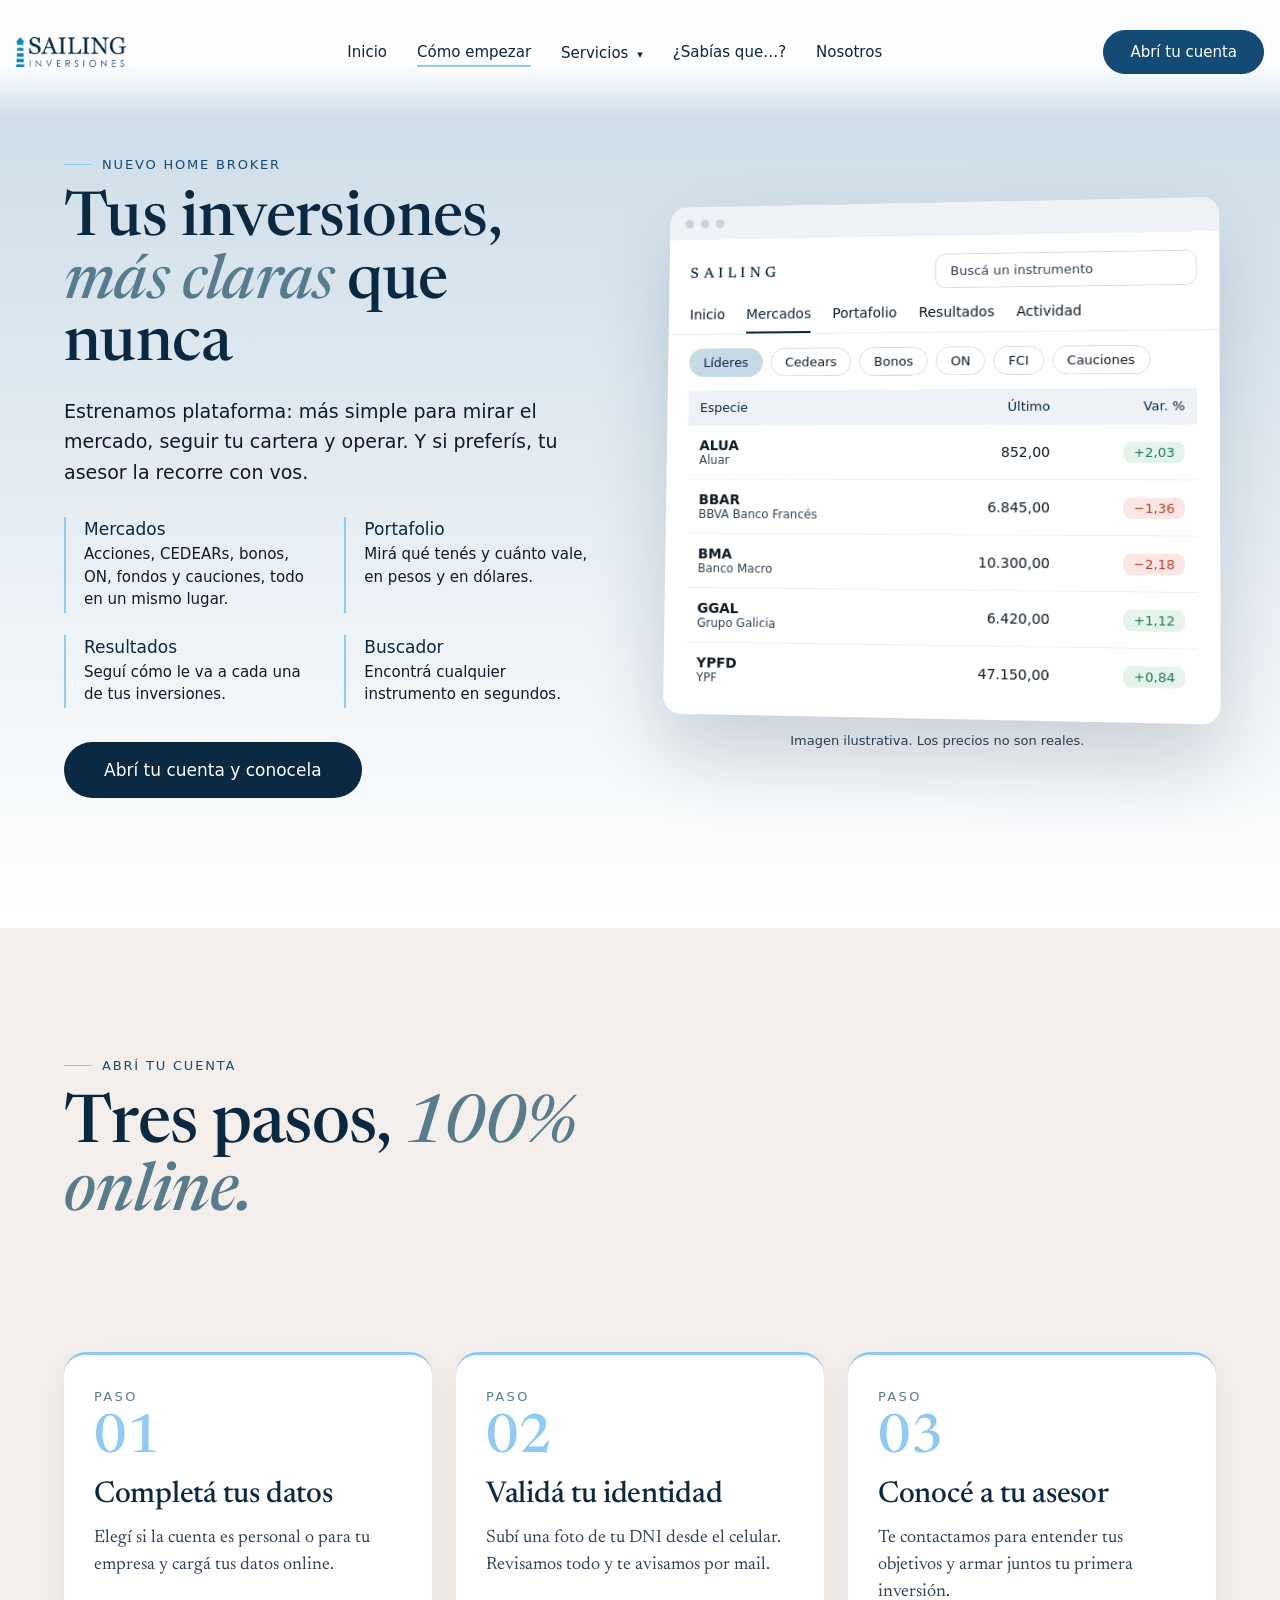
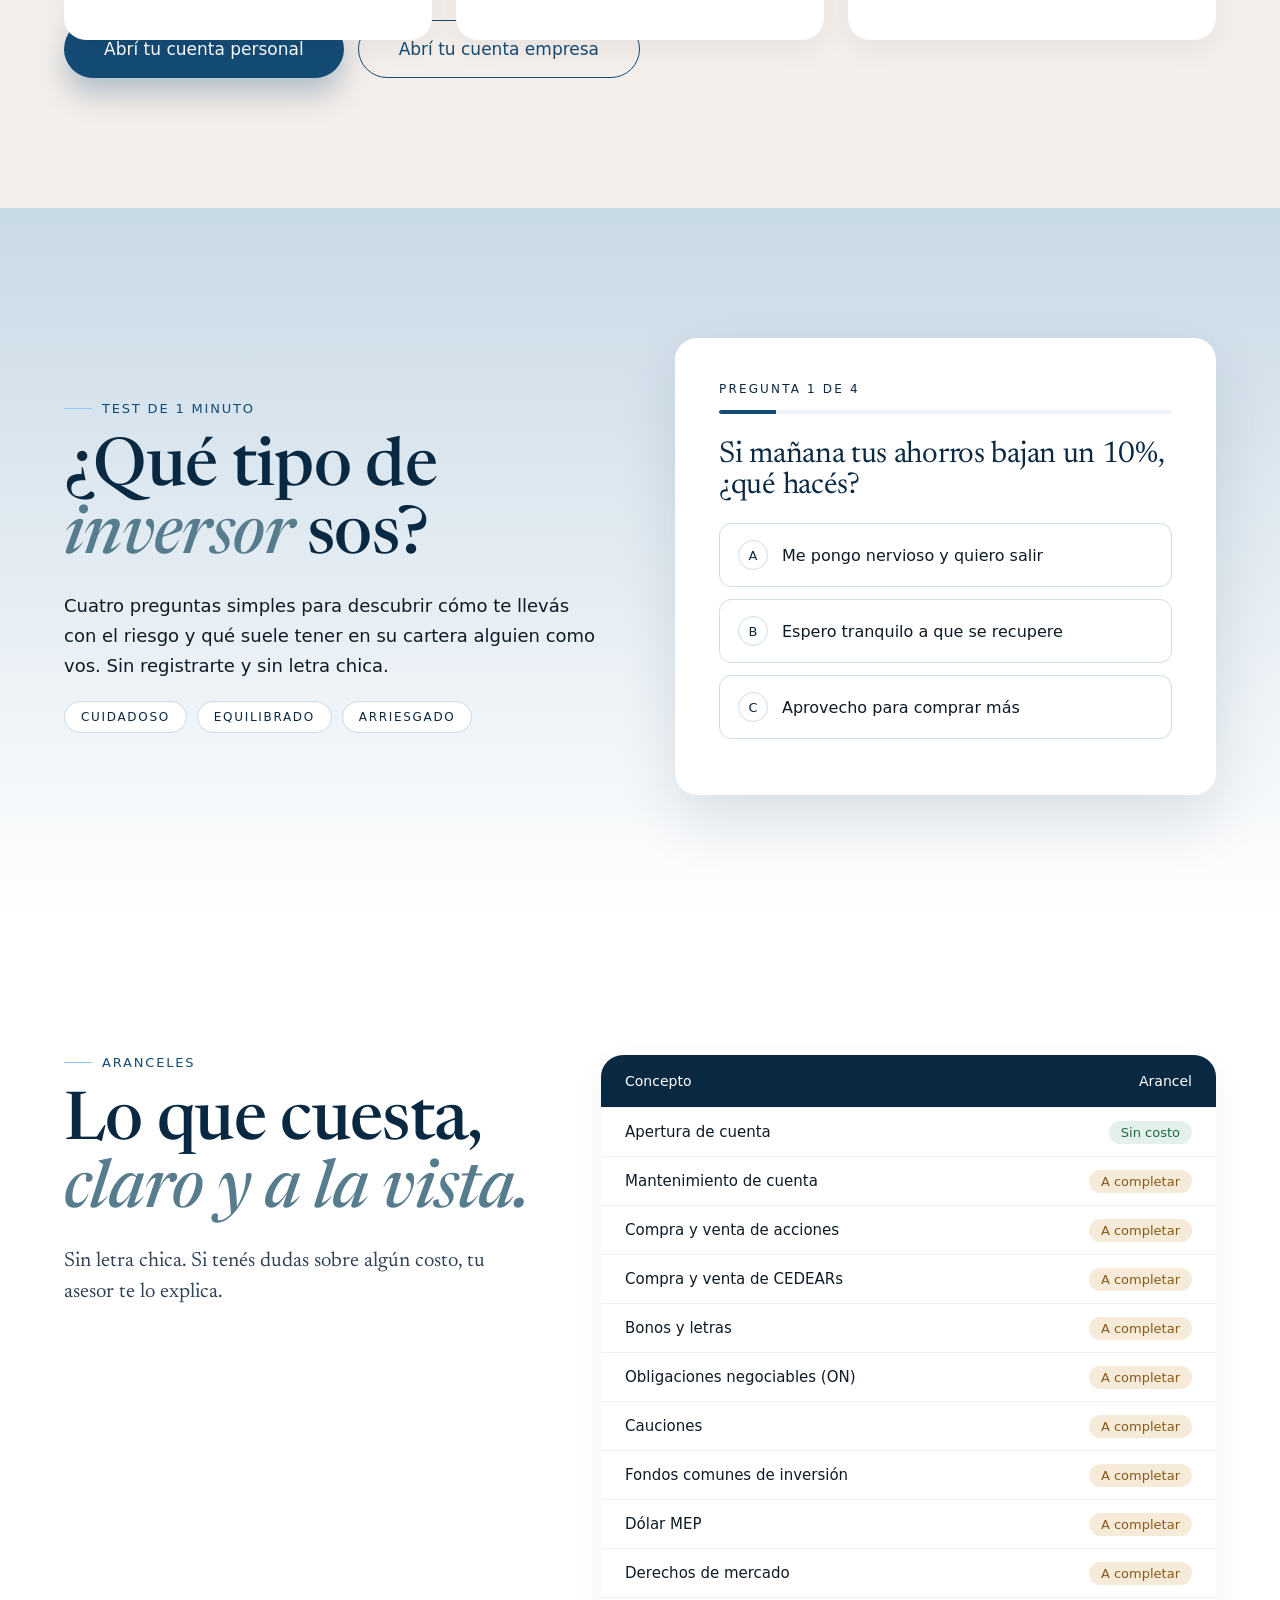
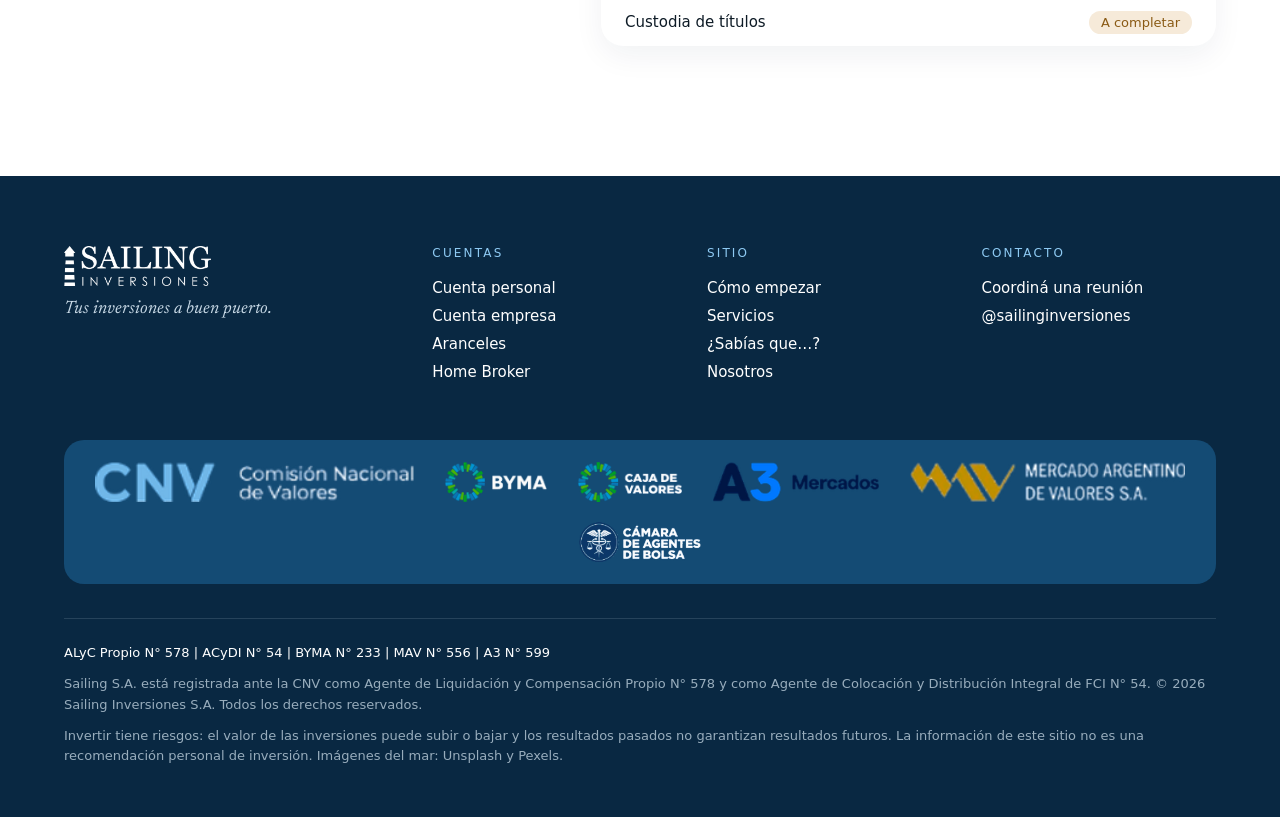
<file: como-empezar.html>
<!doctype html>
<html lang="es-AR">
<head>
<meta charset="utf-8">
<meta name="viewport" content="width=device-width, initial-scale=1">
<title>Cómo empezar · Sailing Inversiones</title>
<meta name="description" content="Abrí tu cuenta en Sailing: Home Broker, tres pasos 100% online, test de inversor y aranceles.">
<link rel="preconnect" href="https://fonts.googleapis.com">
<link rel="preconnect" href="https://fonts.gstatic.com" crossorigin>
<link href="https://fonts.googleapis.com/css2?family=Google+Sans+Flex:wght@300;400;500;600&family=Newsreader:ital,opsz,wght@0,6..72,400;0,6..72,500;1,6..72,400;1,6..72,500&display=swap" rel="stylesheet">
<link rel="stylesheet" href="estilo.css">
<link rel="stylesheet" href="estilo2.css">
<link rel="stylesheet" href="estilo3.css">
</head>
<body>
<div class="velo-menu" aria-hidden="true"></div>
<header class="menu">
  <a href="index.html"><img src="logo-sailing-color.png" alt="Sailing Inversiones"></a>
  <nav>
    <a href="index.html">Inicio</a>
    <a href="como-empezar.html" class="activo">Cómo empezar</a>
    <div class="tiene-sub">
      <a href="servicios.html">Servicios <span>▾</span></a>
      <div class="mega">
        <div><h5>Invertir</h5><a href="https://micuenta.sailinginversiones.com/manager/70" target="_blank" rel="noopener">Cuenta personal</a><a href="https://micuentapj.sailinginversiones.com/manager/70" target="_blank" rel="noopener">Cuenta empresa</a><a href="como-empezar.html#homebroker">Home Broker</a></div>
        <div><h5>Planificar</h5><a href="servicios.html#planificacion">Planificación Patrimonial</a></div>
        <div><h5>Pymes</h5><a href="servicios.html#pymes">Pymes</a><small>Próximamente</small></div>
        <div><h5>Entender</h5><a href="sabias-que.html#mitos">Mitos y verdades</a><a href="sabias-que.html#historias">Historias del mercado</a><a href="como-empezar.html#test">Test de inversor</a></div>
      </div>
    </div>
    <a href="sabias-que.html">¿Sabías que…?</a>
    <a href="nosotros.html">Nosotros</a>
  </nav>
  <a class="btn btn-azul" href="https://micuenta.sailinginversiones.com/manager/70" target="_blank" rel="noopener">Abrí tu cuenta</a>
  <button class="burger" type="button" aria-label="Abrir menú"><i></i><i></i><i></i></button>
</header>
<nav class="panel-cel" aria-label="Menú">
  <button class="cerrar" type="button" aria-label="Cerrar menú">×</button>
  <a href="index.html">Inicio</a>
  <a href="como-empezar.html">Cómo empezar</a>
  <a href="servicios.html">Servicios</a>
  <div class="sub"><a href="https://micuenta.sailinginversiones.com/manager/70">Cuenta personal</a><a href="https://micuentapj.sailinginversiones.com/manager/70">Cuenta empresa</a><a href="servicios.html#planificacion">Planificación Patrimonial</a><a href="servicios.html#pymes">Pymes · próximamente</a></div>
  <a href="sabias-que.html">¿Sabías que…?</a>
  <a href="nosotros.html">Nosotros</a>
  <a class="btn btn-beige" href="https://micuenta.sailinginversiones.com/manager/70" target="_blank" rel="noopener">Abrí tu cuenta</a>
</nav>

<section class="sec hb3 claro" id="homebroker">
  <div class="ancho grilla">
    <div class="aparece">
      <span class="etiqueta">Nuevo Home Broker</span>
      <h1>Tus inversiones, <em>más claras</em> que nunca</h1>
      <p class="lead">Estrenamos plataforma: más simple para mirar el mercado, seguir tu cartera y operar. Y si preferís, tu asesor la recorre con vos.</p>
      <div class="feats">
        <div><b>Mercados</b><span>Acciones, CEDEARs, bonos, ON, fondos y cauciones, todo en un mismo lugar.</span></div>
        <div><b>Portafolio</b><span>Mirá qué tenés y cuánto vale, en pesos y en dólares.</span></div>
        <div><b>Resultados</b><span>Seguí cómo le va a cada una de tus inversiones.</span></div>
        <div><b>Buscador</b><span>Encontrá cualquier instrumento en segundos.</span></div>
      </div>
      <a class="btn btn-marea" href="https://micuenta.sailinginversiones.com/manager/70" target="_blank" rel="noopener">Abrí tu cuenta y conocela</a>
    </div>
    <div class="aparece">
      <div class="nav-hb">
        <div class="barra-n"><i></i><i></i><i></i></div>
        <div class="cab"><b>SAILING</b><span>Buscá un instrumento</span></div>
        <div class="pest"><span>Inicio</span><span class="on">Mercados</span><span>Portafolio</span><span>Resultados</span><span>Actividad</span></div>
        <div class="pills"><span class="on">Líderes</span><span>Cedears</span><span>Bonos</span><span>ON</span><span>FCI</span><span>Cauciones</span></div>
        <table><thead><tr><th>Especie</th><th class="n">Último</th><th class="n">Var. %</th></tr></thead><tbody><tr><td><b>ALUA</b><small>Aluar</small></td><td class="n">852,00</td><td class="n"><span class="v sube">+2,03</span></td></tr><tr><td><b>BBAR</b><small>BBVA Banco Francés</small></td><td class="n">6.845,00</td><td class="n"><span class="v baja">−1,36</span></td></tr><tr><td><b>BMA</b><small>Banco Macro</small></td><td class="n">10.300,00</td><td class="n"><span class="v baja">−2,18</span></td></tr><tr><td><b>GGAL</b><small>Grupo Galicia</small></td><td class="n">6.420,00</td><td class="n"><span class="v sube">+1,12</span></td></tr><tr><td><b>YPFD</b><small>YPF</small></td><td class="n">47.150,00</td><td class="n"><span class="v sube">+0,84</span></td></tr></tbody></table>
      </div>
      <p class="nota-hb">Imagen ilustrativa. Los precios no son reales.</p>
    </div>
  </div>
</section>

<section class="sec empezar claro" id="pasos">
  <div class="ancho">
    <div class="cabeza aparece">
      <span class="etiqueta">Abrí tu cuenta</span>
      <h2>Tres pasos, <em>100% online.</em></h2>
    </div>
    <div class="pasos3">
      <article class="aparece"><span class="n">Paso <b>01</b></span><h3>Completá tus datos</h3><p>Elegí si la cuenta es personal o para tu empresa y cargá tus datos online.</p></article>
      <article class="aparece"><span class="n">Paso <b>02</b></span><h3>Validá tu identidad</h3><p>Subí una foto de tu DNI desde el celular. Revisamos todo y te avisamos por mail.</p></article>
      <article class="aparece"><span class="n">Paso <b>03</b></span><h3>Conocé a tu asesor</h3><p>Te contactamos para entender tus objetivos y armar juntos tu primera inversión.</p></article>
    </div>
    <div class="botones">
      <a class="btn btn-azul" href="https://micuenta.sailinginversiones.com/manager/70" target="_blank" rel="noopener">Abrí tu cuenta personal</a>
      <a class="btn btn-borde" href="https://micuentapj.sailinginversiones.com/manager/70" target="_blank" rel="noopener">Abrí tu cuenta empresa</a>
    </div>
  </div>
</section>

<section class="sec test3 claro" id="test">
  <div class="ancho grilla">
    <div class="cabeza aparece" style="margin-bottom:0">
      <span class="etiqueta">Test de 1 minuto</span>
      <h2>¿Qué tipo de <em>inversor</em> sos?</h2>
      <p class="lead">Cuatro preguntas simples para descubrir cómo te llevás con el riesgo y qué suele tener en su cartera alguien como vos. Sin registrarte y sin letra chica.</p>
      <div class="chips"><span>Cuidadoso</span><span>Equilibrado</span><span>Arriesgado</span></div>
    </div>
    <div class="quiz aparece" id="quiz"></div>
  </div>
</section>

<section class="sec aranceles3 claro" id="aranceles">
  <div class="ancho tabla">
    <div class="cabeza aparece" style="margin-bottom:0">
      <span class="etiqueta">Aranceles</span>
      <h2>Lo que cuesta, <em>claro y a la vista.</em></h2>
      <p class="lead">Sin letra chica. Si tenés dudas sobre algún costo, tu asesor te lo explica.</p>
    </div>
    <table class="aparece"><thead><tr><th>Concepto</th><th style="text-align:right">Arancel</th></tr></thead><tbody><tr><td>Apertura de cuenta</td><td><span class="ok">Sin costo</span></td></tr><tr><td>Mantenimiento de cuenta</td><td><span class="todo">A completar</span></td></tr><tr><td>Compra y venta de acciones</td><td><span class="todo">A completar</span></td></tr><tr><td>Compra y venta de CEDEARs</td><td><span class="todo">A completar</span></td></tr><tr><td>Bonos y letras</td><td><span class="todo">A completar</span></td></tr><tr><td>Obligaciones negociables (ON)</td><td><span class="todo">A completar</span></td></tr><tr><td>Cauciones</td><td><span class="todo">A completar</span></td></tr><tr><td>Fondos comunes de inversión</td><td><span class="todo">A completar</span></td></tr><tr><td>Dólar MEP</td><td><span class="todo">A completar</span></td></tr><tr><td>Derechos de mercado</td><td><span class="todo">A completar</span></td></tr><tr><td>Custodia de títulos</td><td><span class="todo">A completar</span></td></tr></tbody></table>
  </div>
</section>
<footer class="pie2">
  <div class="ancho">
    <div class="cols">
      <div><img class="logo" src="logo-sailing-color.png" alt="Sailing Inversiones"><p style="font:400 italic 18px var(--serif)">Tus inversiones a buen puerto.</p></div>
      <div><h4>Cuentas</h4><a href="https://micuenta.sailinginversiones.com/manager/70" target="_blank" rel="noopener">Cuenta personal</a><a href="https://micuentapj.sailinginversiones.com/manager/70" target="_blank" rel="noopener">Cuenta empresa</a><a href="como-empezar.html#aranceles">Aranceles</a><a href="como-empezar.html#homebroker">Home Broker</a></div>
      <div><h4>Sitio</h4><a href="como-empezar.html">Cómo empezar</a><a href="servicios.html">Servicios</a><a href="sabias-que.html">¿Sabías que…?</a><a href="nosotros.html">Nosotros</a></div>
      <div><h4>Contacto</h4><a href="https://linktr.ee/Sailing.reunion" target="_blank" rel="noopener">Coordiná una reunión</a><a href="https://www.instagram.com/sailinginversiones/" target="_blank" rel="noopener">@sailinginversiones</a></div>
    </div>
    <div class="banda-logos">
      <img src="mkt-cnv.png" alt="CNV"><img src="mkt-byma.png" alt="BYMA"><img src="mkt-caja-de-valores.png" alt="Caja de Valores"><img src="mkt-a3-mercados.png" alt="A3 Mercados"><img src="mkt-mav.png" alt="MAV"><img src="mkt-cab.png" alt="Cámara Argentina de Agentes de Bolsa">
    </div>
    <div class="legal-txt">
      <p><b>ALyC Propio N° 578 | ACyDI N° 54 | BYMA N° 233 | MAV N° 556 | A3 N° 599</b></p>
      <p>Sailing S.A. está registrada ante la CNV como Agente de Liquidación y Compensación Propio N° 578 y como Agente de Colocación y Distribución Integral de FCI N° 54. © 2026 Sailing Inversiones S.A. Todos los derechos reservados.</p>
      <p>Invertir tiene riesgos: el valor de las inversiones puede subir o bajar y los resultados pasados no garantizan resultados futuros. La información de este sitio no es una recomendación personal de inversión. Imágenes del mar: Unsplash y Pexels.</p>
    </div>
  </div>
</footer>

<script src="sitio.js"></script>
</body>
</html>
</file>
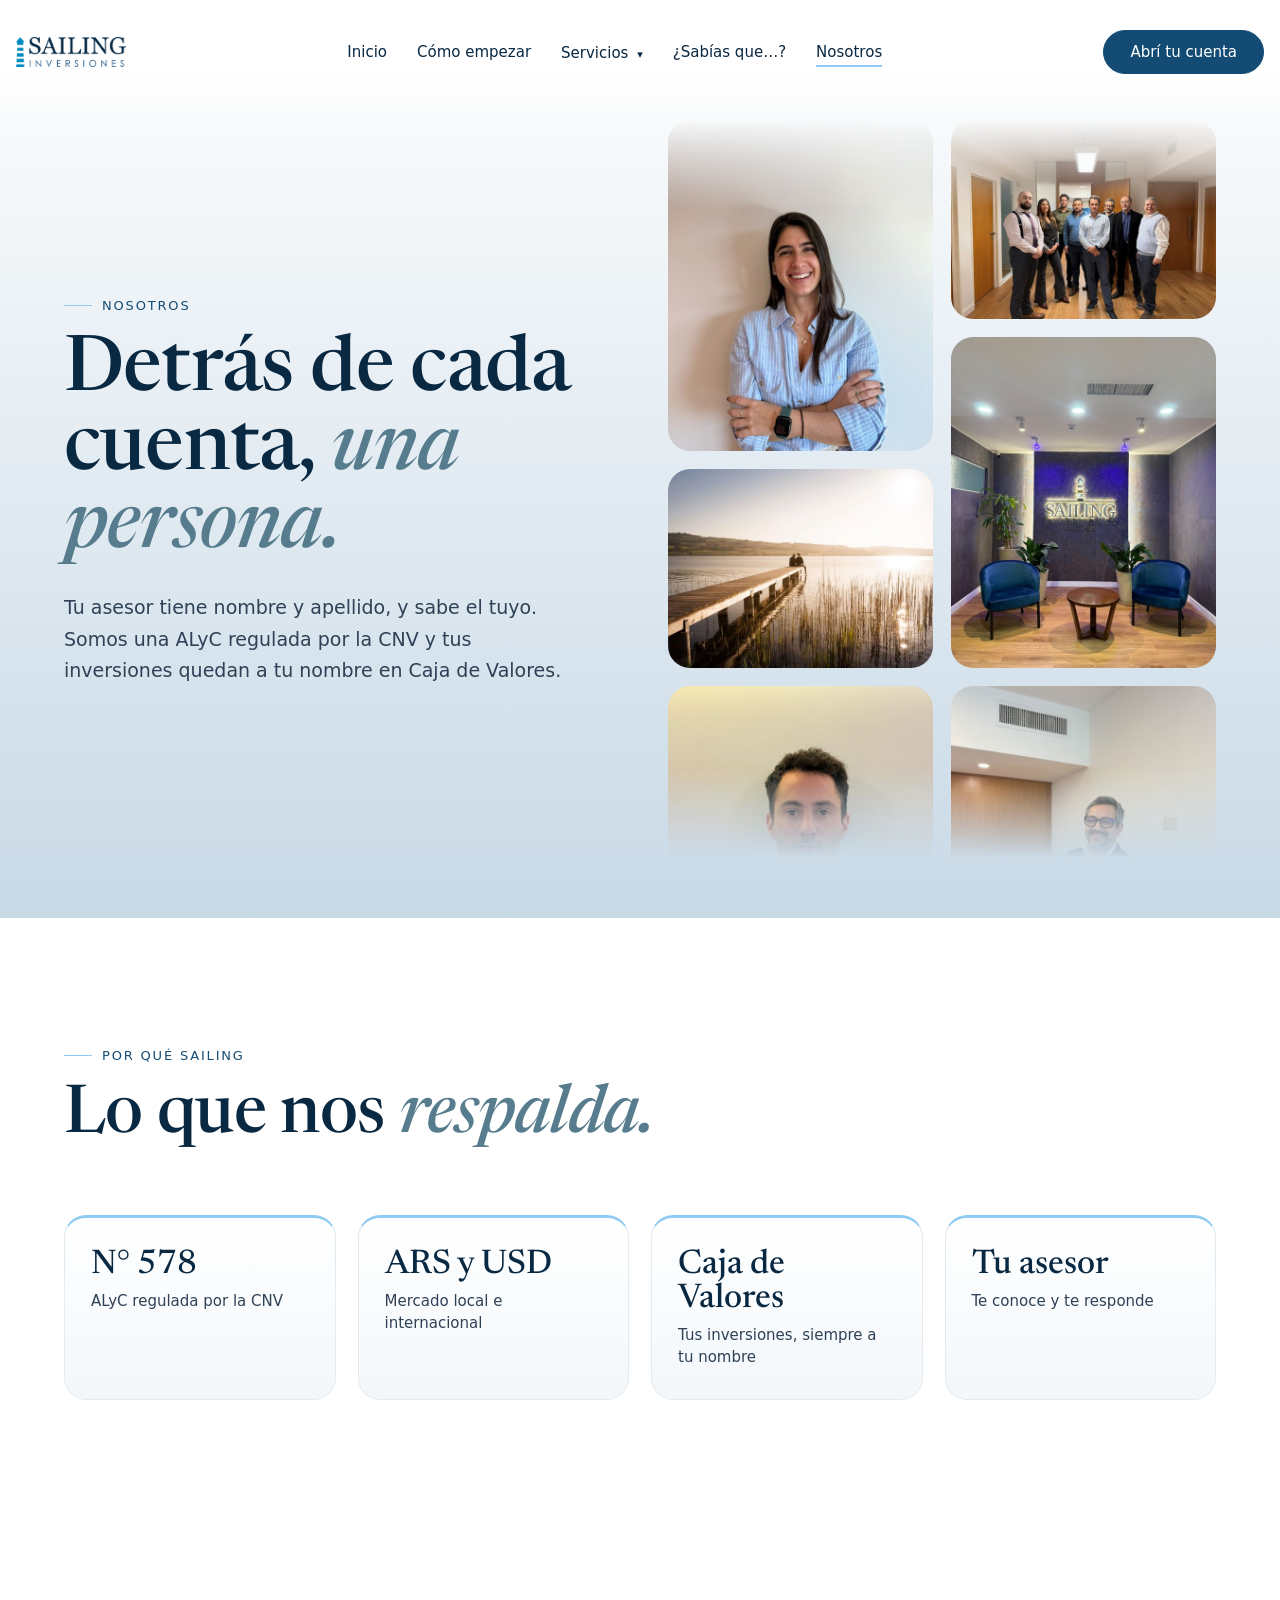
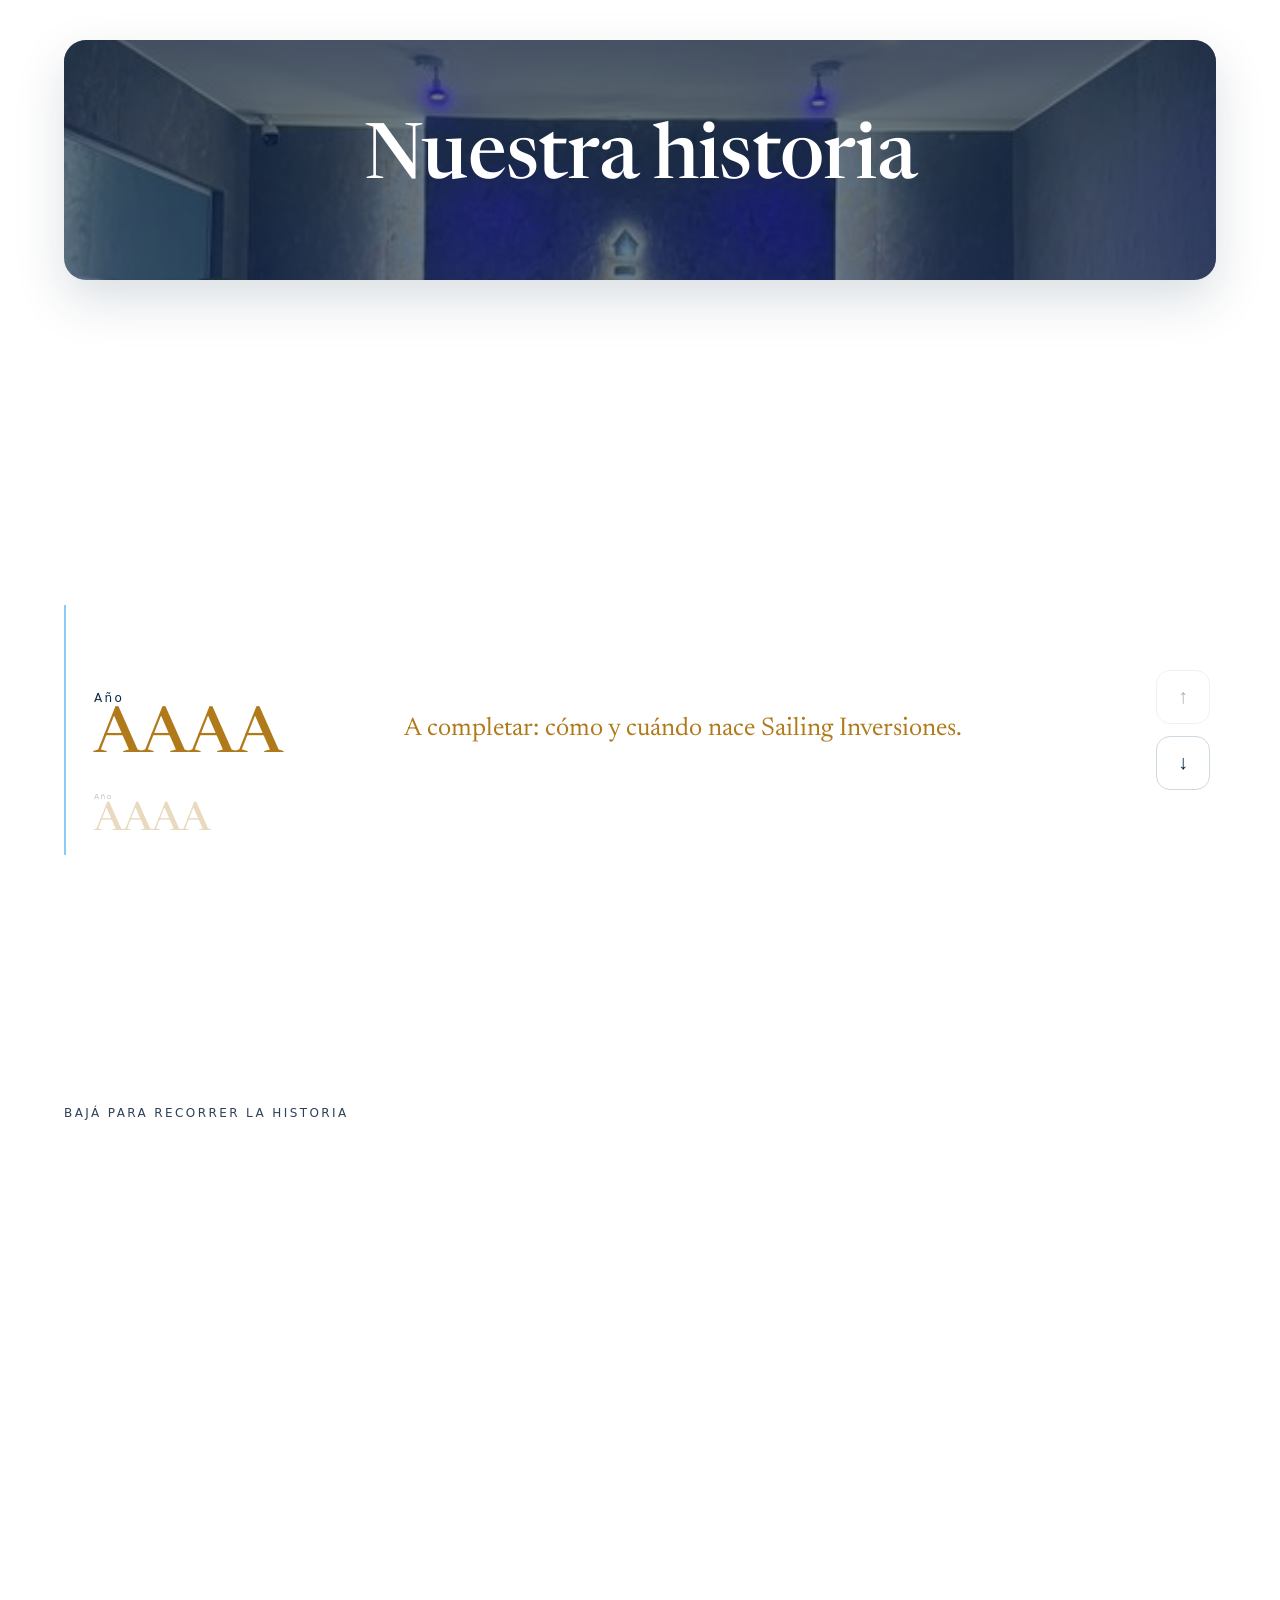
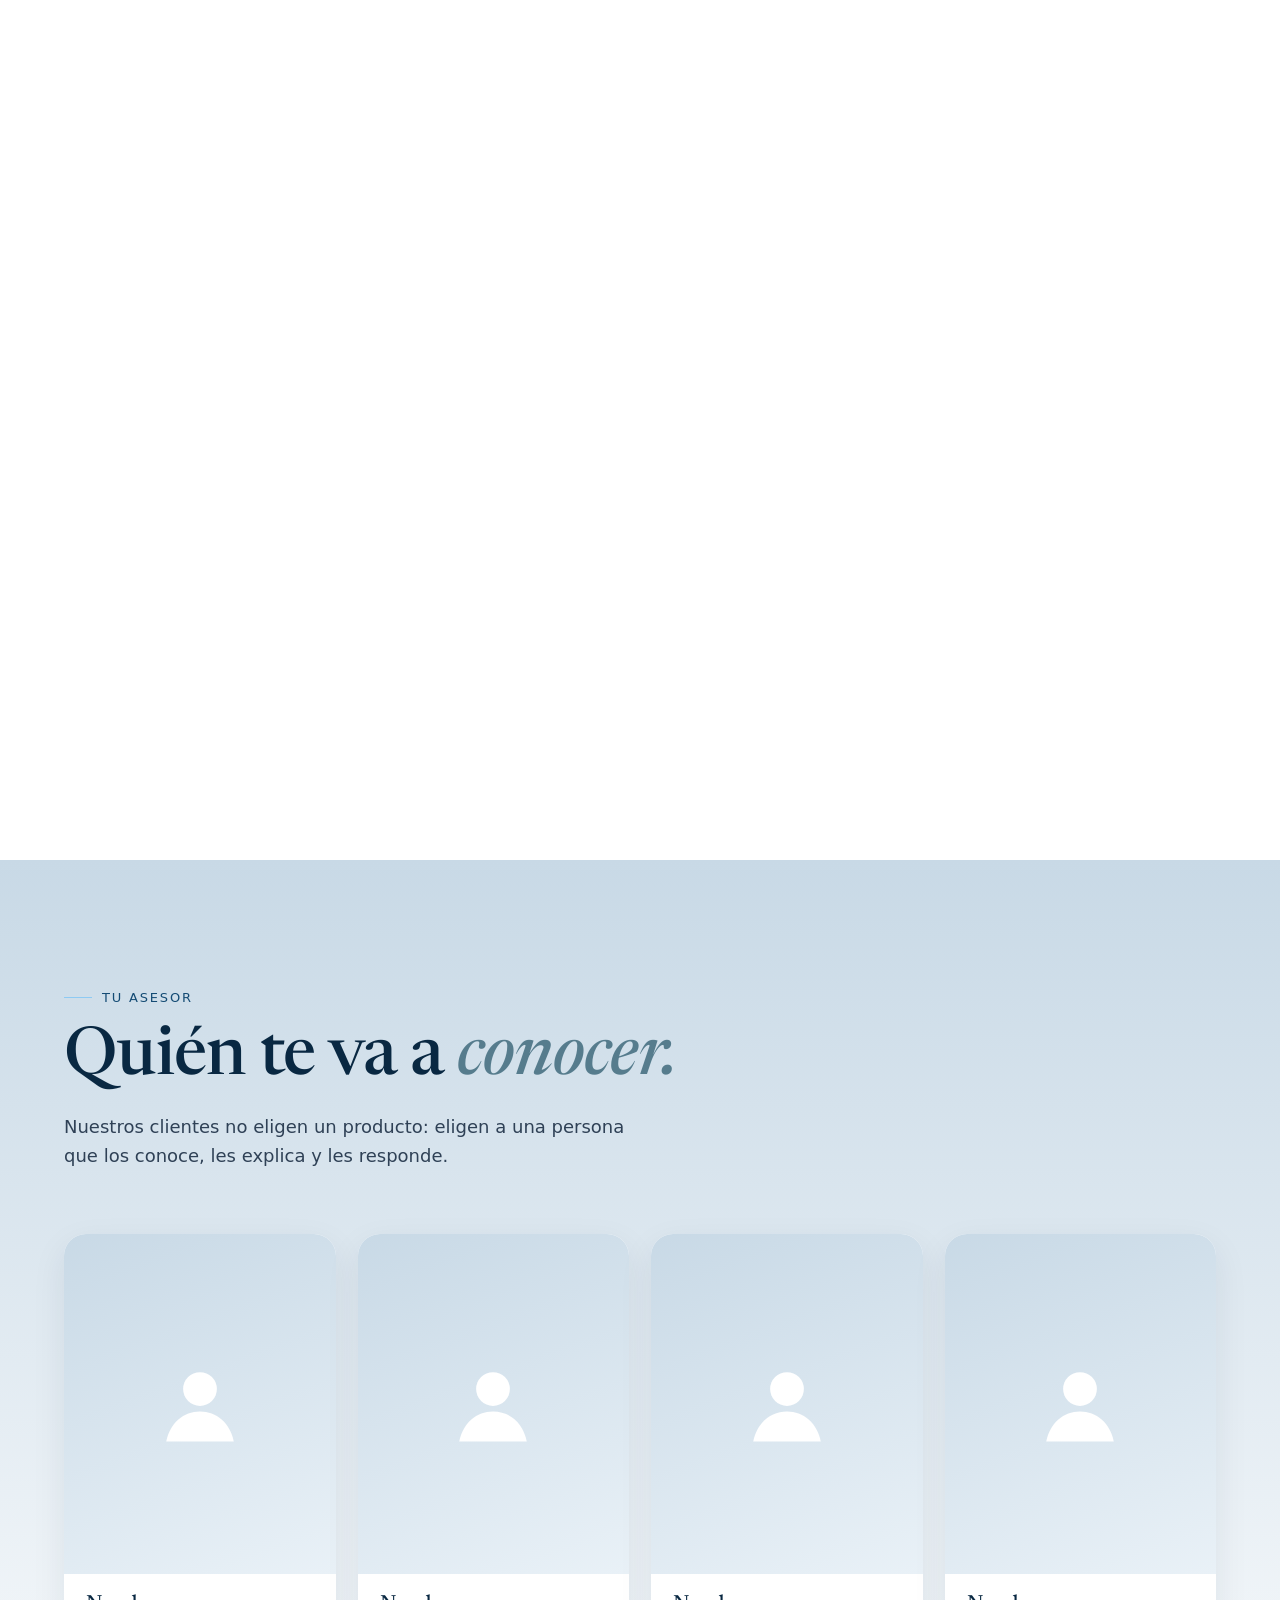
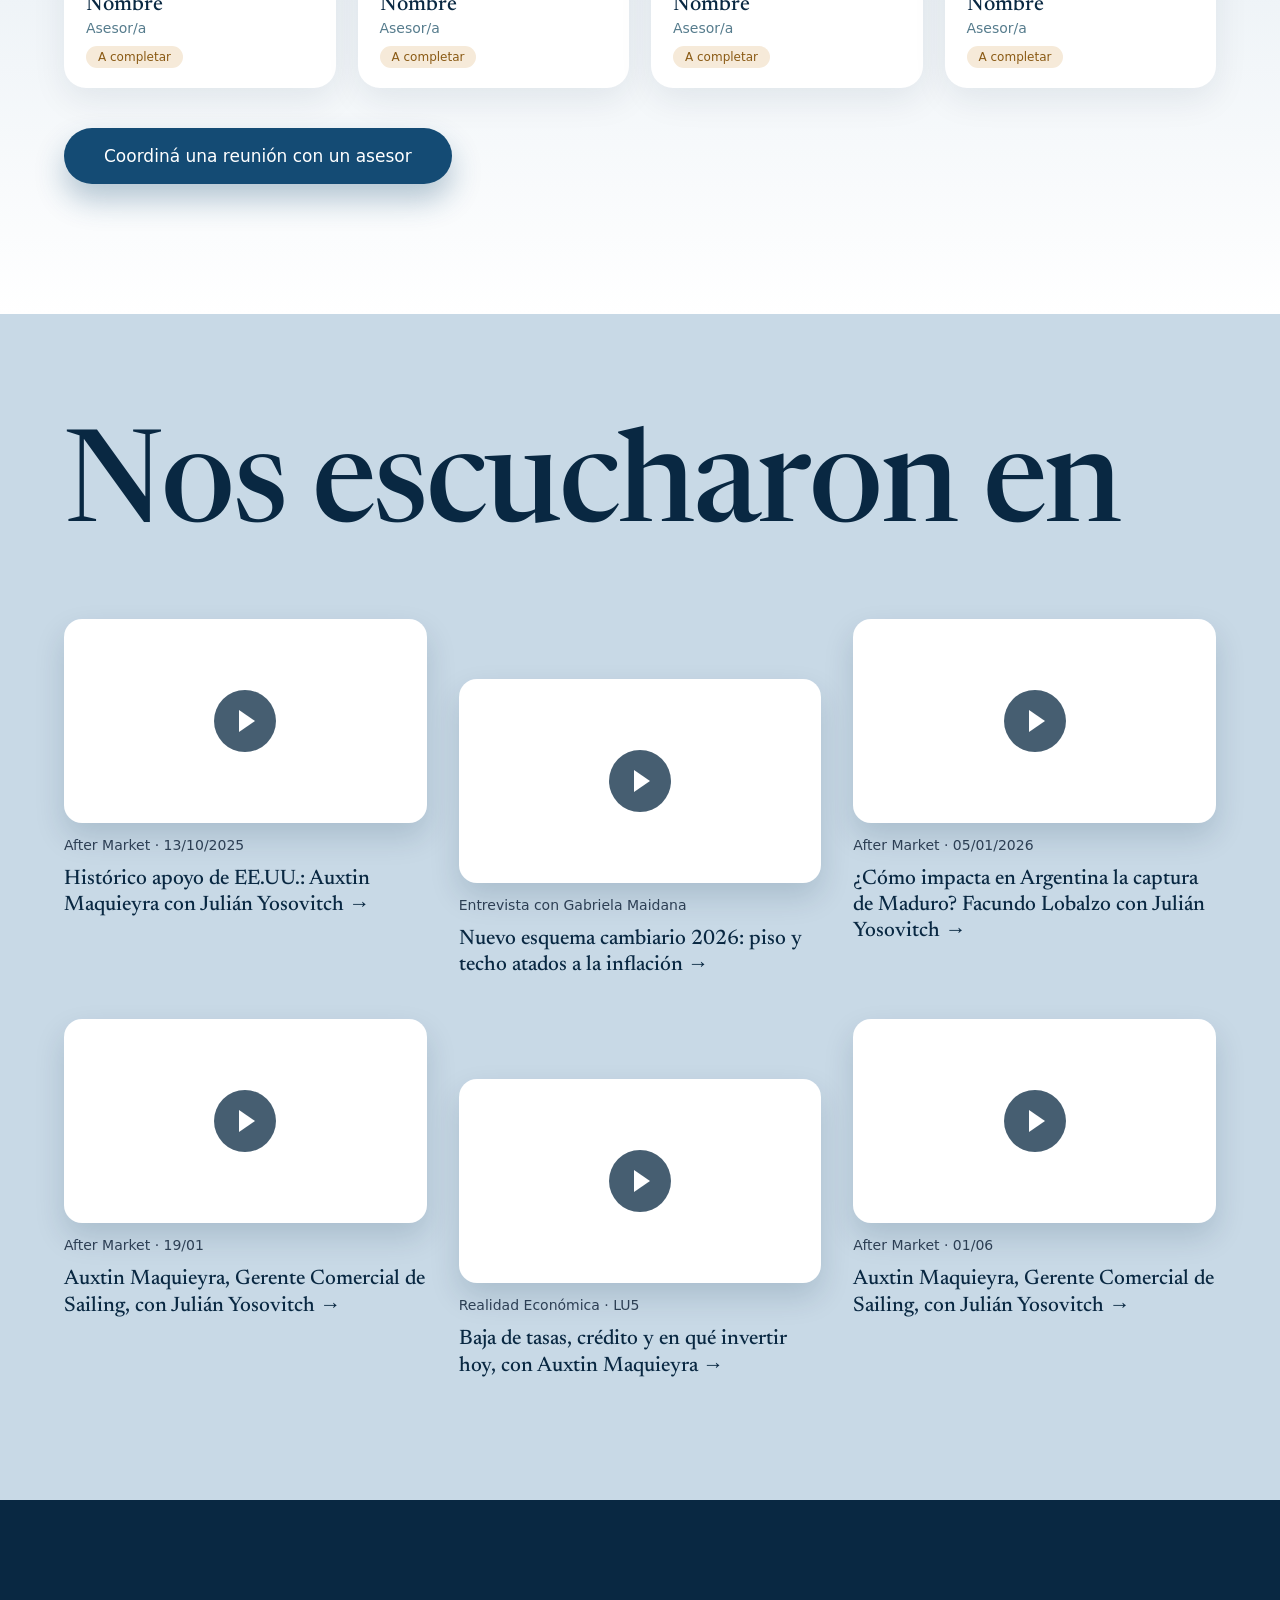
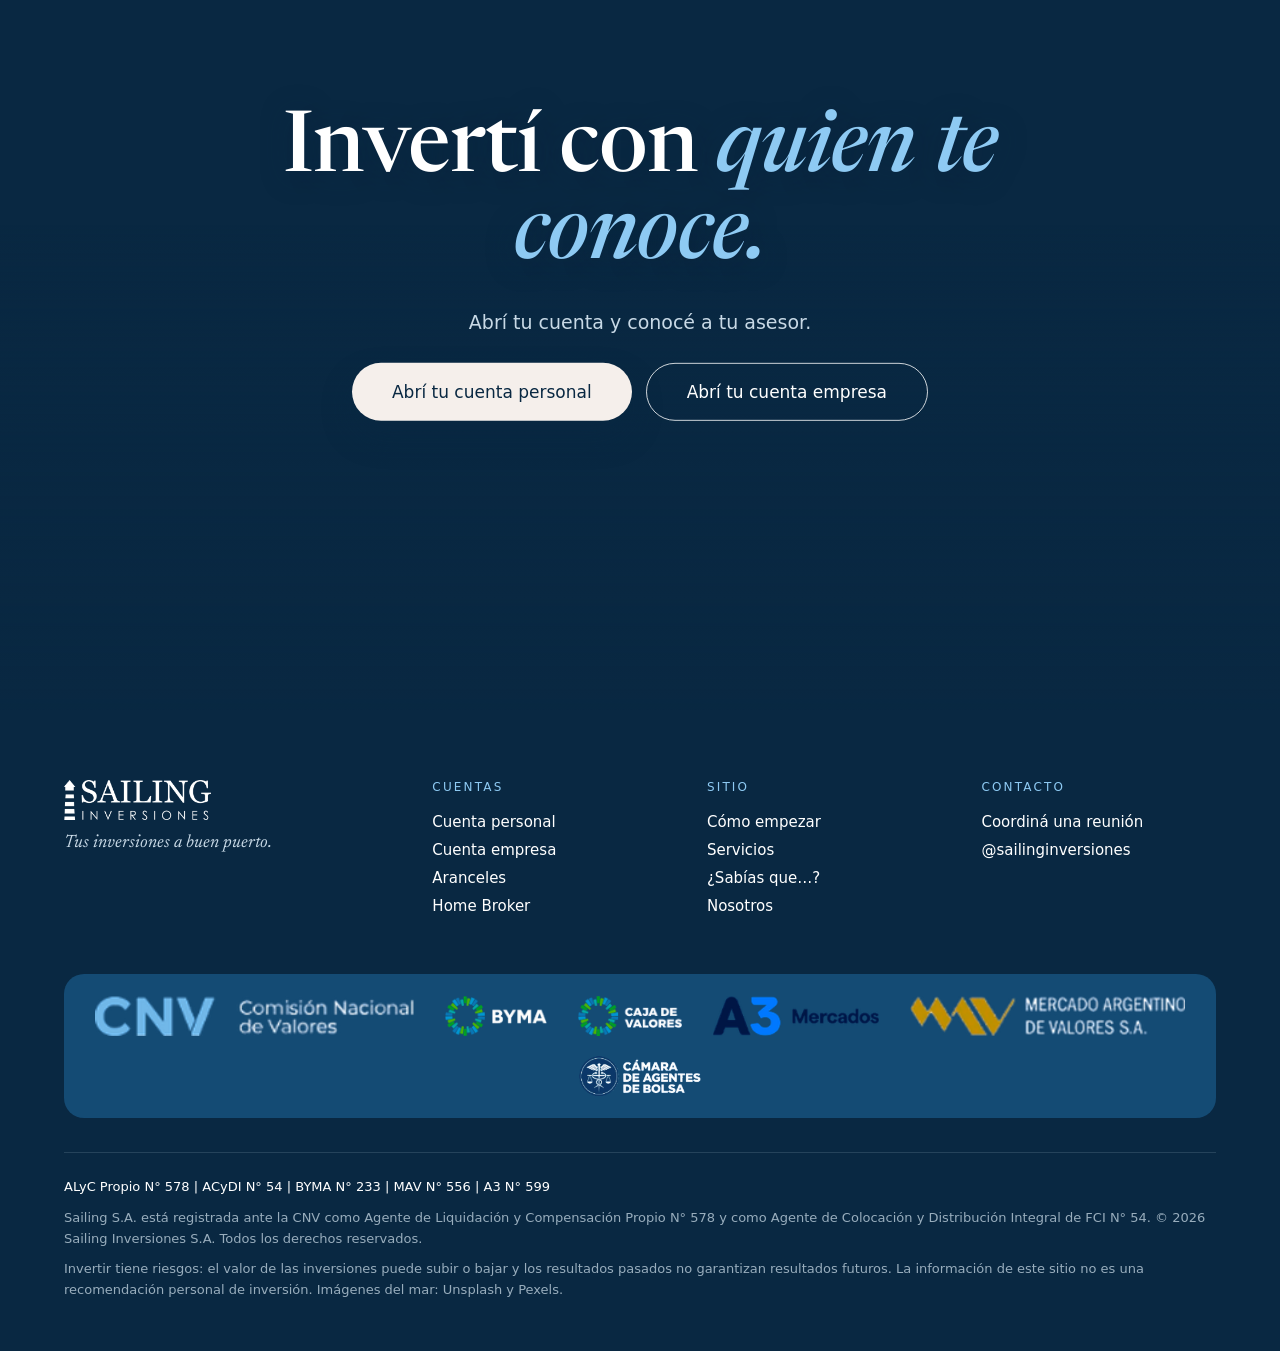
<file: nosotros.html>
<!doctype html>
<html lang="es-AR">
<head>
<meta charset="utf-8">
<meta name="viewport" content="width=device-width, initial-scale=1">
<title>Nosotros · Sailing Inversiones</title>
<meta name="description" content="Detrás de cada cuenta, una persona. Conocé a Sailing Inversiones, ALyC regulada por la CNV.">
<link rel="preconnect" href="https://fonts.googleapis.com">
<link rel="preconnect" href="https://fonts.gstatic.com" crossorigin>
<link href="https://fonts.googleapis.com/css2?family=Google+Sans+Flex:wght@300;400;500;600&family=Newsreader:ital,opsz,wght@0,6..72,400;0,6..72,500;1,6..72,400;1,6..72,500&display=swap" rel="stylesheet">
<link rel="stylesheet" href="estilo.css">
<link rel="stylesheet" href="estilo2.css">
<link rel="stylesheet" href="estilo3.css">
</head>
<body>
<div class="velo-menu" aria-hidden="true"></div>
<header class="menu">
  <a href="index.html"><img src="logo-sailing-color.png" alt="Sailing Inversiones"></a>
  <nav>
    <a href="index.html">Inicio</a>
    <a href="como-empezar.html">Cómo empezar</a>
    <div class="tiene-sub">
      <a href="servicios.html">Servicios <span>▾</span></a>
      <div class="mega">
        <div><h5>Invertir</h5><a href="https://micuenta.sailinginversiones.com/manager/70" target="_blank" rel="noopener">Cuenta personal</a><a href="https://micuentapj.sailinginversiones.com/manager/70" target="_blank" rel="noopener">Cuenta empresa</a><a href="como-empezar.html#homebroker">Home Broker</a></div>
        <div><h5>Planificar</h5><a href="servicios.html#planificacion">Planificación Patrimonial</a></div>
        <div><h5>Pymes</h5><a href="servicios.html#pymes">Pymes</a><small>Próximamente</small></div>
        <div><h5>Entender</h5><a href="sabias-que.html#mitos">Mitos y verdades</a><a href="sabias-que.html#historias">Historias del mercado</a><a href="como-empezar.html#test">Test de inversor</a></div>
      </div>
    </div>
    <a href="sabias-que.html">¿Sabías que…?</a>
    <a href="nosotros.html" class="activo">Nosotros</a>
  </nav>
  <a class="btn btn-azul" href="https://micuenta.sailinginversiones.com/manager/70" target="_blank" rel="noopener">Abrí tu cuenta</a>
  <button class="burger" type="button" aria-label="Abrir menú"><i></i><i></i><i></i></button>
</header>
<nav class="panel-cel" aria-label="Menú">
  <button class="cerrar" type="button" aria-label="Cerrar menú">×</button>
  <a href="index.html">Inicio</a>
  <a href="como-empezar.html">Cómo empezar</a>
  <a href="servicios.html">Servicios</a>
  <div class="sub"><a href="https://micuenta.sailinginversiones.com/manager/70">Cuenta personal</a><a href="https://micuentapj.sailinginversiones.com/manager/70">Cuenta empresa</a><a href="servicios.html#planificacion">Planificación Patrimonial</a><a href="servicios.html#pymes">Pymes · próximamente</a></div>
  <a href="sabias-que.html">¿Sabías que…?</a>
  <a href="nosotros.html">Nosotros</a>
  <a class="btn btn-beige" href="https://micuenta.sailinginversiones.com/manager/70" target="_blank" rel="noopener">Abrí tu cuenta</a>
</nav>

<section class="n-portada claro">
  <div class="aparece">
    <span class="etiqueta">Nosotros</span>
    <h1 style="margin-top:20px">Detrás de cada cuenta, <em>una persona.</em></h1>
    <p style="font:300 19px/1.65 var(--sans)">Tu asesor tiene nombre y apellido, y sabe el tuyo. Somos una ALyC regulada por la CNV y tus inversiones quedan a tu nombre en Caja de Valores.</p>
  </div>
  <div class="desfile" aria-hidden="true">
    <div class="col sube"><img src="equipo-1.jpg" alt=""><img src="muelle.jpg" alt=""><img src="equipo-2.jpg" alt=""><img src="equipo-1.jpg" alt=""><img src="muelle.jpg" alt=""><img src="equipo-2.jpg" alt=""></div>
    <div class="col baja"><img src="equipo-grupo.jpg" alt=""><img src="oficina.jpg" alt=""><img src="equipo-3.jpg" alt=""><img src="equipo-grupo.jpg" alt=""><img src="oficina.jpg" alt=""><img src="equipo-3.jpg" alt=""></div>
  </div>
</section>

<section class="sec respaldo claro">
  <div class="ancho">
    <div class="cabeza aparece"><span class="etiqueta">Por qué Sailing</span><h2>Lo que nos <em>respalda.</em></h2></div>
    <div class="cards4">
      <article class="aparece"><b>N° 578</b><span>ALyC regulada por la CNV</span></article>
      <article class="aparece"><b>ARS y USD</b><span>Mercado local e internacional</span></article>
      <article class="aparece"><b>Caja de Valores</b><span>Tus inversiones, siempre a tu nombre</span></article>
      <article class="aparece"><b>Tu asesor</b><span>Te conoce y te responde</span></article>
    </div>
  </div>
</section>

<section class="hist3 claro">
  <div class="banner3 aparece"><div><img src="oficina.jpg" alt="Recepción de la oficina de Sailing Inversiones"><h2>Nuestra historia</h2></div></div>
  <div class="linea">
    <div class="pin">
      <div class="anios3"><div class="anio"><small>Año</small><b>AAAA</b></div><div class="anio"><small>Año</small><b>AAAA</b></div><div class="anio"><small>Año</small><b>AAAA</b></div><div class="anio"><small>Año</small><b>AAAA</b></div><div class="anio"><small>Año</small><b>AAAA</b></div></div>
      <div class="textos3"><p>A completar: cómo y cuándo nace Sailing Inversiones.</p><p>A completar: la inscripción como ALyC en la CNV (matrícula N° 578).</p><p>A completar: un hito de crecimiento (oficina, equipo o clientes).</p><p>A completar: el lanzamiento de Planificación Patrimonial.</p><p>A completar: el nuevo Home Broker.</p></div>
      <div class="flechas3"><button type="button" data-hist="-1" aria-label="Anterior">↑</button><button type="button" data-hist="1" aria-label="Siguiente">↓</button></div>
      <span class="pista3">Bajá para recorrer la historia</span>
    </div>
  </div>
</section>

<section class="sec asesores claro">
  <div class="ancho">
    <div class="cabeza aparece">
      <span class="etiqueta">Tu asesor</span>
      <h2>Quién te va a <em>conocer.</em></h2>
      <p class="lead" style="font:300 18px/1.6 var(--sans)">Nuestros clientes no eligen un producto: eligen a una persona que los conoce, les explica y les responde.</p>
    </div>
    <div class="ases"><article class="aparece"><div class="ph"><svg viewBox="0 0 24 24"><circle cx="12" cy="8" r="4.5"/><path d="M3 22c1-5 4.6-8 9-8s8 3 9 8z"/></svg></div><div class="info"><b>Nombre</b><small>Asesor/a</small><span class="todo">A completar</span></div></article><article class="aparece"><div class="ph"><svg viewBox="0 0 24 24"><circle cx="12" cy="8" r="4.5"/><path d="M3 22c1-5 4.6-8 9-8s8 3 9 8z"/></svg></div><div class="info"><b>Nombre</b><small>Asesor/a</small><span class="todo">A completar</span></div></article><article class="aparece"><div class="ph"><svg viewBox="0 0 24 24"><circle cx="12" cy="8" r="4.5"/><path d="M3 22c1-5 4.6-8 9-8s8 3 9 8z"/></svg></div><div class="info"><b>Nombre</b><small>Asesor/a</small><span class="todo">A completar</span></div></article><article class="aparece"><div class="ph"><svg viewBox="0 0 24 24"><circle cx="12" cy="8" r="4.5"/><path d="M3 22c1-5 4.6-8 9-8s8 3 9 8z"/></svg></div><div class="info"><b>Nombre</b><small>Asesor/a</small><span class="todo">A completar</span></div></article></div>
    <div class="botones"><a class="btn btn-azul" href="https://linktr.ee/Sailing.reunion" target="_blank" rel="noopener">Coordiná una reunión con un asesor</a></div>
  </div>
</section>

<section class="prensa claro">
  <h2 class="letras">Nos escucharon en</h2>
  <div class="notas videos"><a href="https://www.youtube.com/watch?v=ZR5xu91xl80&t=6s" target="_blank" rel="noopener" class="aparece"><div class="medio" style="background-image:url(https://img.youtube.com/vi/ZR5xu91xl80/hqdefault.jpg)"><i></i></div><small>After Market · 13/10/2025</small><b>Histórico apoyo de EE.UU.: Auxtin Maquieyra con Julián Yosovitch →</b></a><a href="https://www.youtube.com/watch?v=NlUjIvU9dNc" target="_blank" rel="noopener" class="aparece"><div class="medio" style="background-image:url(https://img.youtube.com/vi/NlUjIvU9dNc/hqdefault.jpg)"><i></i></div><small>Entrevista con Gabriela Maidana</small><b>Nuevo esquema cambiario 2026: piso y techo atados a la inflación →</b></a><a href="https://www.youtube.com/watch?v=5Op2E94TzPA&t=486s" target="_blank" rel="noopener" class="aparece"><div class="medio" style="background-image:url(https://img.youtube.com/vi/5Op2E94TzPA/hqdefault.jpg)"><i></i></div><small>After Market · 05/01/2026</small><b>¿Cómo impacta en Argentina la captura de Maduro? Facundo Lobalzo con Julián Yosovitch →</b></a><a href="https://www.youtube.com/watch?v=kMevWHWlAtM&t=1261s" target="_blank" rel="noopener" class="aparece"><div class="medio" style="background-image:url(https://img.youtube.com/vi/kMevWHWlAtM/hqdefault.jpg)"><i></i></div><small>After Market · 19/01</small><b>Auxtin Maquieyra, Gerente Comercial de Sailing, con Julián Yosovitch →</b></a><a href="https://www.youtube.com/watch?v=DY9XTH2WUuc" target="_blank" rel="noopener" class="aparece"><div class="medio" style="background-image:url(https://img.youtube.com/vi/DY9XTH2WUuc/hqdefault.jpg)"><i></i></div><small>Realidad Económica · LU5</small><b>Baja de tasas, crédito y en qué invertir hoy, con Auxtin Maquieyra →</b></a><a href="https://www.youtube.com/watch?v=hOHOgEQxm7c&t=383s" target="_blank" rel="noopener" class="aparece"><div class="medio" style="background-image:url(https://img.youtube.com/vi/hOHOgEQxm7c/hqdefault.jpg)"><i></i></div><small>After Market · 01/06</small><b>Auxtin Maquieyra, Gerente Comercial de Sailing, con Julián Yosovitch →</b></a></div>
</section>
<section class="cierre oscuro" style="min-height:90vh">
  <div class="capa c1" id="capa1"></div>
  <div class="capa c2"></div>
  <div class="llamado aparece" style="top:45%">
    <h2>Invertí con <em>quien te conoce.</em></h2>
    <p style="font:300 19px var(--sans);color:var(--cielo)">Abrí tu cuenta y conocé a tu asesor.</p>
    <div class="botones" style="margin-top:0;justify-content:center">
      <a class="btn btn-beige" href="https://micuenta.sailinginversiones.com/manager/70" target="_blank" rel="noopener">Abrí tu cuenta personal</a>
      <a class="btn btn-borde" href="https://micuentapj.sailinginversiones.com/manager/70" target="_blank" rel="noopener">Abrí tu cuenta empresa</a>
    </div>
  </div>
</section>
<footer class="pie2">
  <div class="ancho">
    <div class="cols">
      <div><img class="logo" src="logo-sailing-color.png" alt="Sailing Inversiones"><p style="font:400 italic 18px var(--serif)">Tus inversiones a buen puerto.</p></div>
      <div><h4>Cuentas</h4><a href="https://micuenta.sailinginversiones.com/manager/70" target="_blank" rel="noopener">Cuenta personal</a><a href="https://micuentapj.sailinginversiones.com/manager/70" target="_blank" rel="noopener">Cuenta empresa</a><a href="como-empezar.html#aranceles">Aranceles</a><a href="como-empezar.html#homebroker">Home Broker</a></div>
      <div><h4>Sitio</h4><a href="como-empezar.html">Cómo empezar</a><a href="servicios.html">Servicios</a><a href="sabias-que.html">¿Sabías que…?</a><a href="nosotros.html">Nosotros</a></div>
      <div><h4>Contacto</h4><a href="https://linktr.ee/Sailing.reunion" target="_blank" rel="noopener">Coordiná una reunión</a><a href="https://www.instagram.com/sailinginversiones/" target="_blank" rel="noopener">@sailinginversiones</a></div>
    </div>
    <div class="banda-logos">
      <img src="mkt-cnv.png" alt="CNV"><img src="mkt-byma.png" alt="BYMA"><img src="mkt-caja-de-valores.png" alt="Caja de Valores"><img src="mkt-a3-mercados.png" alt="A3 Mercados"><img src="mkt-mav.png" alt="MAV"><img src="mkt-cab.png" alt="Cámara Argentina de Agentes de Bolsa">
    </div>
    <div class="legal-txt">
      <p><b>ALyC Propio N° 578 | ACyDI N° 54 | BYMA N° 233 | MAV N° 556 | A3 N° 599</b></p>
      <p>Sailing S.A. está registrada ante la CNV como Agente de Liquidación y Compensación Propio N° 578 y como Agente de Colocación y Distribución Integral de FCI N° 54. © 2026 Sailing Inversiones S.A. Todos los derechos reservados.</p>
      <p>Invertir tiene riesgos: el valor de las inversiones puede subir o bajar y los resultados pasados no garantizan resultados futuros. La información de este sitio no es una recomendación personal de inversión. Imágenes del mar: Unsplash y Pexels.</p>
    </div>
  </div>
</footer>

<script src="sitio.js"></script>
</body>
</html>
</file>
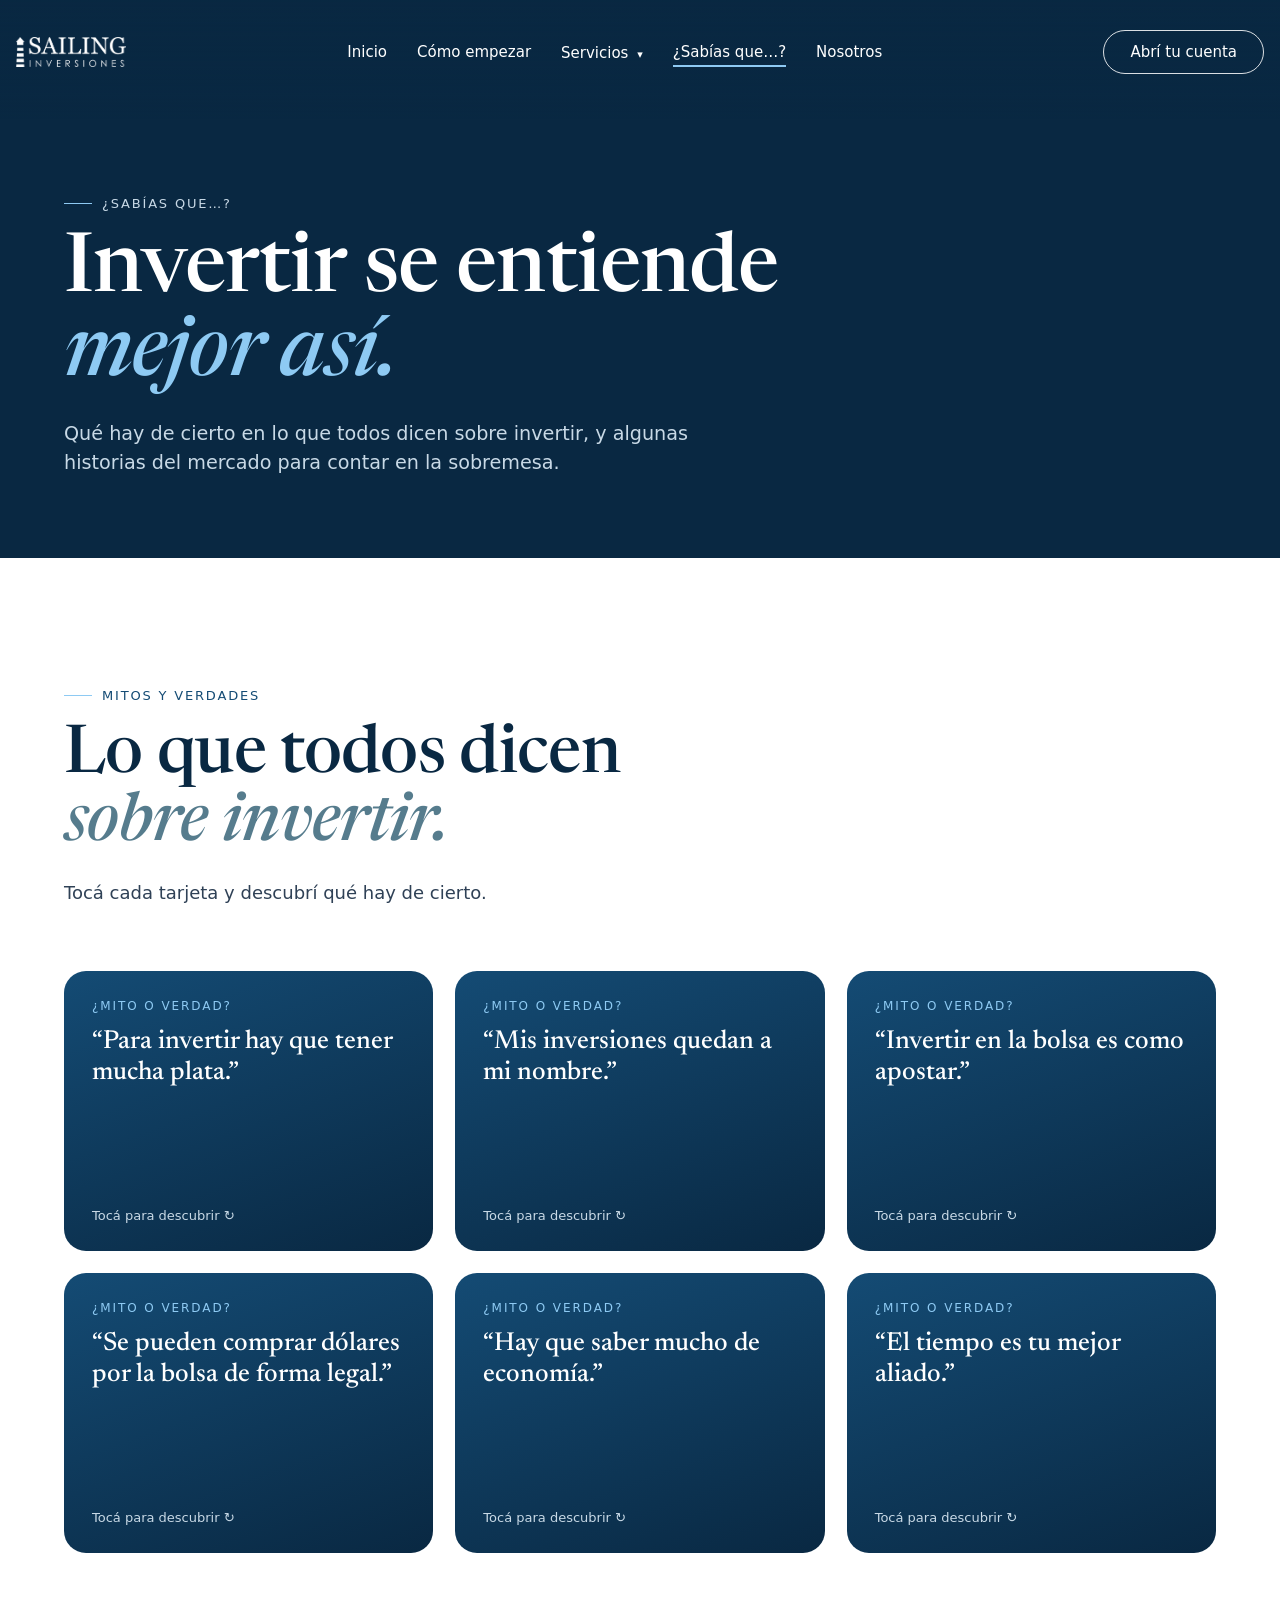
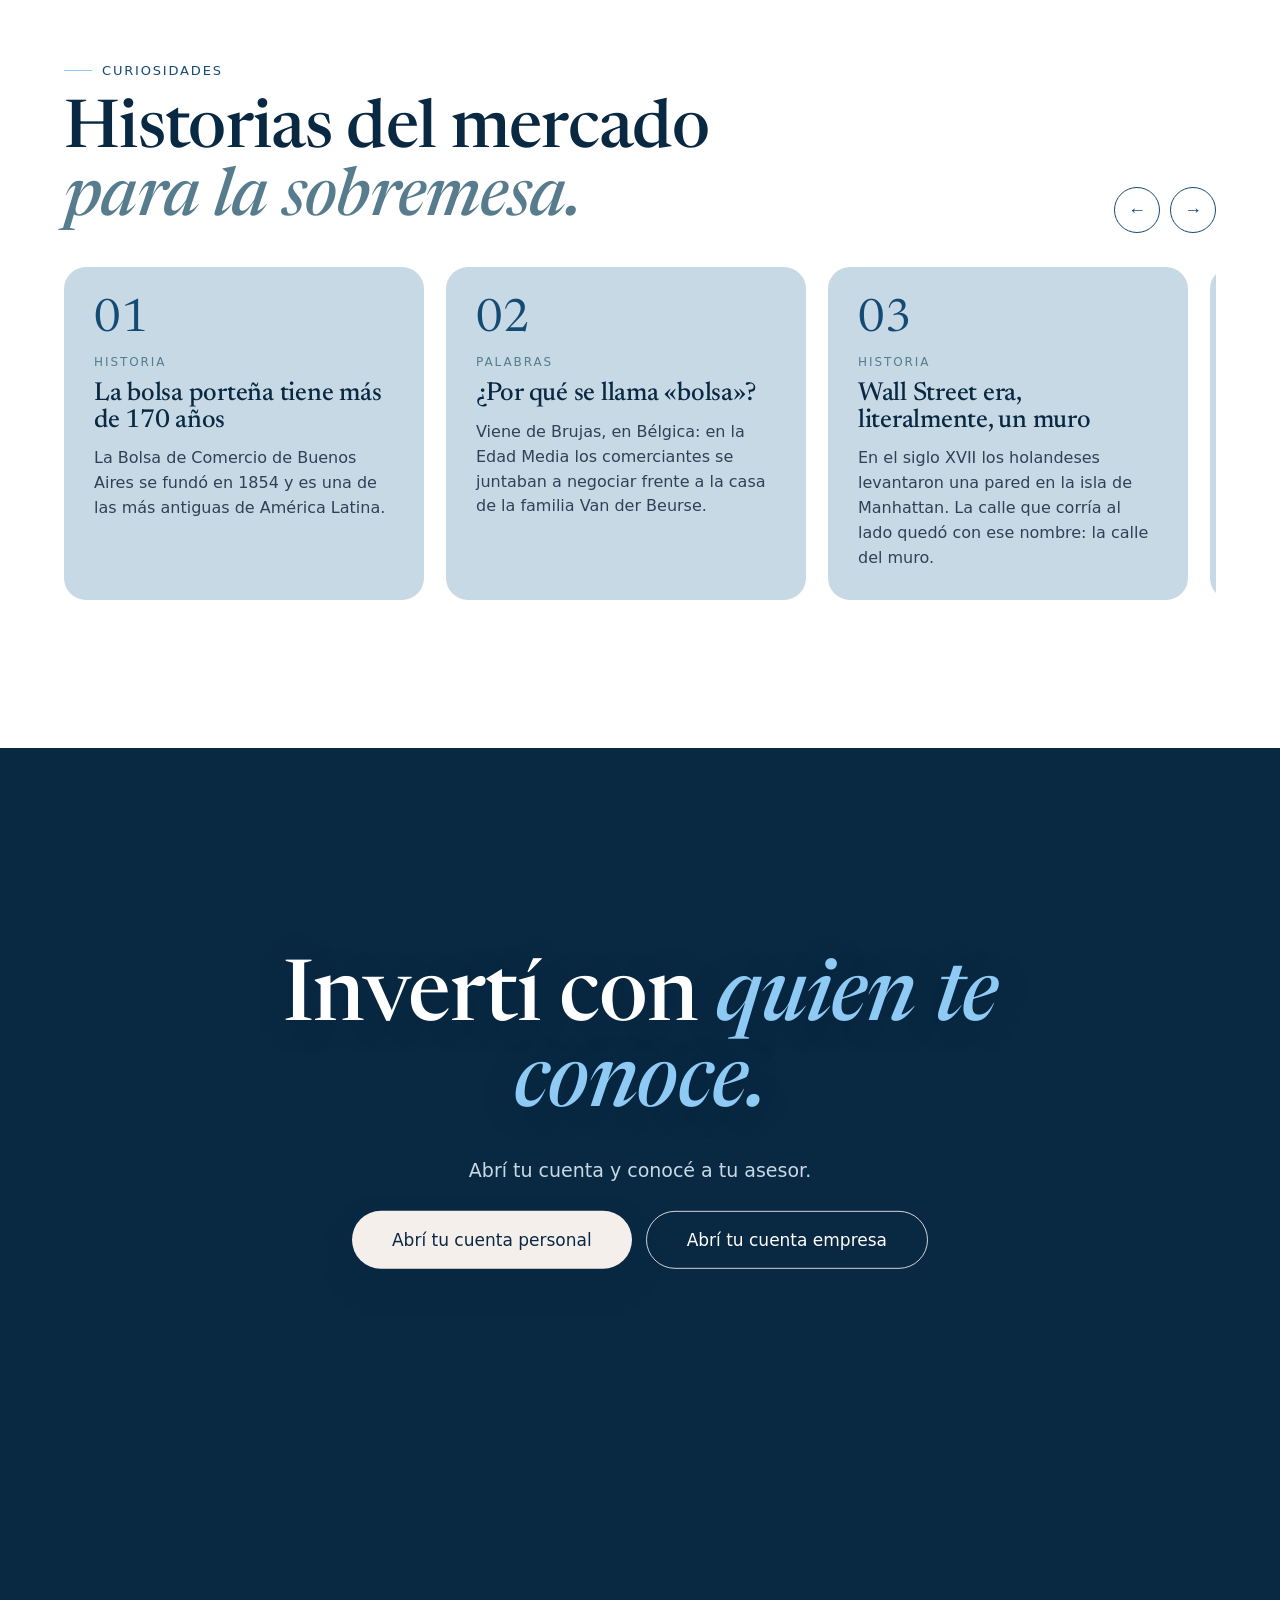
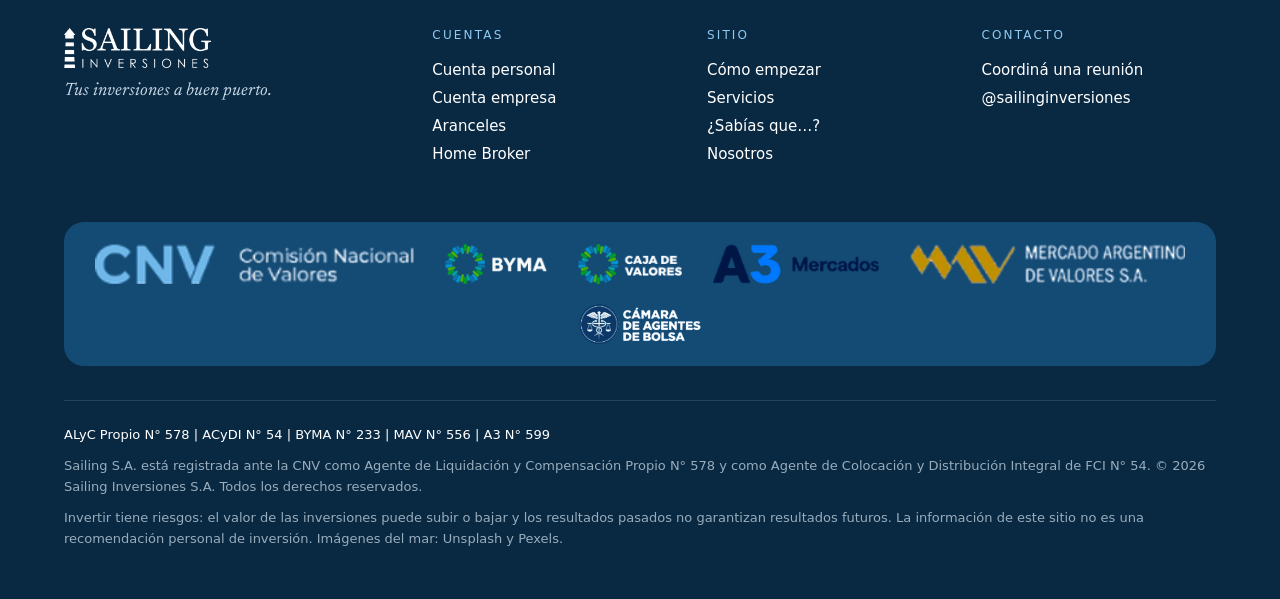
<file: sabias-que.html>
<!doctype html>
<html lang="es-AR">
<head>
<meta charset="utf-8">
<meta name="viewport" content="width=device-width, initial-scale=1">
<title>¿Sabías que…? · Sailing Inversiones</title>
<meta name="description" content="Mitos y verdades sobre invertir e historias del mercado para contar en la sobremesa.">
<link rel="preconnect" href="https://fonts.googleapis.com">
<link rel="preconnect" href="https://fonts.gstatic.com" crossorigin>
<link href="https://fonts.googleapis.com/css2?family=Google+Sans+Flex:wght@300;400;500;600&family=Newsreader:ital,opsz,wght@0,6..72,400;0,6..72,500;1,6..72,400;1,6..72,500&display=swap" rel="stylesheet">
<link rel="stylesheet" href="estilo.css">
<link rel="stylesheet" href="estilo2.css">
<link rel="stylesheet" href="estilo3.css">
</head>
<body>
<div class="velo-menu" aria-hidden="true"></div>
<header class="menu">
  <a href="index.html"><img src="logo-sailing-color.png" alt="Sailing Inversiones"></a>
  <nav>
    <a href="index.html">Inicio</a>
    <a href="como-empezar.html">Cómo empezar</a>
    <div class="tiene-sub">
      <a href="servicios.html">Servicios <span>▾</span></a>
      <div class="mega">
        <div><h5>Invertir</h5><a href="https://micuenta.sailinginversiones.com/manager/70" target="_blank" rel="noopener">Cuenta personal</a><a href="https://micuentapj.sailinginversiones.com/manager/70" target="_blank" rel="noopener">Cuenta empresa</a><a href="como-empezar.html#homebroker">Home Broker</a></div>
        <div><h5>Planificar</h5><a href="servicios.html#planificacion">Planificación Patrimonial</a></div>
        <div><h5>Pymes</h5><a href="servicios.html#pymes">Pymes</a><small>Próximamente</small></div>
        <div><h5>Entender</h5><a href="sabias-que.html#mitos">Mitos y verdades</a><a href="sabias-que.html#historias">Historias del mercado</a><a href="como-empezar.html#test">Test de inversor</a></div>
      </div>
    </div>
    <a href="sabias-que.html" class="activo">¿Sabías que…?</a>
    <a href="nosotros.html">Nosotros</a>
  </nav>
  <a class="btn btn-azul" href="https://micuenta.sailinginversiones.com/manager/70" target="_blank" rel="noopener">Abrí tu cuenta</a>
  <button class="burger" type="button" aria-label="Abrir menú"><i></i><i></i><i></i></button>
</header>
<nav class="panel-cel" aria-label="Menú">
  <button class="cerrar" type="button" aria-label="Cerrar menú">×</button>
  <a href="index.html">Inicio</a>
  <a href="como-empezar.html">Cómo empezar</a>
  <a href="servicios.html">Servicios</a>
  <div class="sub"><a href="https://micuenta.sailinginversiones.com/manager/70">Cuenta personal</a><a href="https://micuentapj.sailinginversiones.com/manager/70">Cuenta empresa</a><a href="servicios.html#planificacion">Planificación Patrimonial</a><a href="servicios.html#pymes">Pymes · próximamente</a></div>
  <a href="sabias-que.html">¿Sabías que…?</a>
  <a href="nosotros.html">Nosotros</a>
  <a class="btn btn-beige" href="https://micuenta.sailinginversiones.com/manager/70" target="_blank" rel="noopener">Abrí tu cuenta</a>
</nav>
<section class="banda oscuro">
  <video autoplay muted loop playsinline src="https://videos.pexels.com/video-files/3858849/3858849-hd_1280_720_24fps.mp4"></video>
  <div class="ancho aparece">
    <span class="etiqueta">¿Sabías que…?</span>
    <h1>Invertir se entiende <em>mejor así.</em></h1>
    <p>Qué hay de cierto en lo que todos dicen sobre invertir, y algunas historias del mercado para contar en la sobremesa.</p>
  </div>
</section>

<section class="sec sabias claro" id="mitos">
  <div class="ancho">
    <div class="cabeza aparece">
      <span class="etiqueta">Mitos y verdades</span>
      <h2>Lo que todos dicen <em>sobre invertir.</em></h2>
      <p class="lead" style="font:300 18px/1.55 var(--sans)">Tocá cada tarjeta y descubrí qué hay de cierto.</p>
    </div>
    <div class="mitos"><button class="mito aparece" type="button"><div class="in"><div class="cara frente"><small>¿Mito o verdad?</small><q>Para invertir hay que tener mucha plata.</q><span>Tocá para descubrir ↻</span></div><div class="cara dorso"><b>Mito</b><p style="font:300 16px/1.55 var(--sans)">Hay instrumentos que se pueden comprar con montos chicos. Lo importante no es cuánto ponés al principio, sino empezar y sumar de a poco.</p></div></div></button><button class="mito aparece" type="button"><div class="in"><div class="cara frente"><small>¿Mito o verdad?</small><q>Mis inversiones quedan a mi nombre.</q><span>Tocá para descubrir ↻</span></div><div class="cara dorso verdad"><b>Verdad</b><p style="font:300 16px/1.55 var(--sans)">Tus acciones, bonos y CEDEARs quedan registrados a tu nombre en Caja de Valores, no a nombre de Sailing. Siempre son tuyos.</p></div></div></button><button class="mito aparece" type="button"><div class="in"><div class="cara frente"><small>¿Mito o verdad?</small><q>Invertir en la bolsa es como apostar.</q><span>Tocá para descubrir ↻</span></div><div class="cara dorso"><b>Mito</b><p style="font:300 16px/1.55 var(--sans)">Apostar depende de la suerte. Invertir es poner tu plata a trabajar en empresas y proyectos reales, con información, tiempo y sin poner todo en un solo lugar.</p></div></div></button><button class="mito aparece" type="button"><div class="in"><div class="cara frente"><small>¿Mito o verdad?</small><q>Se pueden comprar dólares por la bolsa de forma legal.</q><span>Tocá para descubrir ↻</span></div><div class="cara dorso verdad"><b>Verdad</b><p style="font:300 16px/1.55 var(--sans)">El dólar MEP es una forma legal y regulada de comprar dólares a través del mercado de capitales, desde tu cuenta comitente.</p></div></div></button><button class="mito aparece" type="button"><div class="in"><div class="cara frente"><small>¿Mito o verdad?</small><q>Hay que saber mucho de economía.</q><span>Tocá para descubrir ↻</span></div><div class="cara dorso"><b>Mito</b><p style="font:300 16px/1.55 var(--sans)">Para eso está tu asesor. Vos le contás qué querés lograr y él te explica las opciones en palabras simples, sin tecnicismos.</p></div></div></button><button class="mito aparece" type="button"><div class="in"><div class="cara frente"><small>¿Mito o verdad?</small><q>El tiempo es tu mejor aliado.</q><span>Tocá para descubrir ↻</span></div><div class="cara dorso verdad"><b>Verdad</b><p style="font:300 16px/1.55 var(--sans)">Lo que gana tu plata también empieza a generar ganancias: es el interés compuesto. Por eso, cuanto antes empezás, más trabaja para vos.</p></div></div></button></div>
    <div class="historias" id="historias">
      <div class="fila-cab">
        <div class="cabeza aparece">
          <span class="etiqueta">Curiosidades</span>
          <h2>Historias del mercado <em>para la sobremesa.</em></h2>
        </div>
        <div class="flechas"><button type="button" data-riel="#riel2" data-dir="-1" aria-label="Anterior">←</button><button type="button" data-riel="#riel2" data-dir="1" aria-label="Siguiente">→</button></div>
      </div>
      <div class="riel2" id="riel2"><article><span class="n">01</span><small>Historia</small><h3>La bolsa porteña tiene más de 170 años</h3><p style="font:300 16px/1.55 var(--sans)">La Bolsa de Comercio de Buenos Aires se fundó en 1854 y es una de las más antiguas de América Latina.</p></article><article><span class="n">02</span><small>Palabras</small><h3>¿Por qué se llama «bolsa»?</h3><p style="font:300 16px/1.55 var(--sans)">Viene de Brujas, en Bélgica: en la Edad Media los comerciantes se juntaban a negociar frente a la casa de la familia Van der Beurse.</p></article><article><span class="n">03</span><small>Historia</small><h3>Wall Street era, literalmente, un muro</h3><p style="font:300 16px/1.55 var(--sans)">En el siglo XVII los holandeses levantaron una pared en la isla de Manhattan. La calle que corría al lado quedó con ese nombre: la calle del muro.</p></article><article><span class="n">04</span><small>Personajes</small><h3>Empezó a invertir a los 11 años</h3><p style="font:300 16px/1.55 var(--sans)">Warren Buffett, uno de los inversores más conocidos del mundo, compró su primera acción siendo un nene. Su gran secreto: paciencia y largo plazo.</p></article><article><span class="n">05</span><small>Mercado</small><h3>Toros y osos</h3><p style="font:300 16px/1.55 var(--sans)">Cuando el mercado sube se dice que es «de toro», porque ataca de abajo hacia arriba con los cuernos. Cuando baja, es «de oso», que golpea de arriba hacia abajo.</p></article><article><span class="n">06</span><small>Hoy</small><h3>Apple, desde Argentina y en pesos</h3><p style="font:300 16px/1.55 var(--sans)">Con un CEDEAR podés tener una parte de empresas como Apple, Coca-Cola o Mercado Libre sin salir del país.</p></article><article><span class="n">07</span><small>Navegación</small><h3>La bitácora del inversor</h3><p style="font:300 16px/1.55 var(--sans)">Los marinos anotaban rumbo, viento y velocidad en la bitácora para no perderse. Invertir es parecido: tener claro el destino y revisar el rumbo cada tanto.</p></article></div>
    </div>
  </div>
</section>
<section class="cierre oscuro" style="min-height:90vh">
  <div class="capa c1" id="capa1"></div>
  <div class="capa c2"></div>
  <div class="llamado aparece" style="top:45%">
    <h2>Invertí con <em>quien te conoce.</em></h2>
    <p style="font:300 19px var(--sans);color:var(--cielo)">Abrí tu cuenta y conocé a tu asesor.</p>
    <div class="botones" style="margin-top:0;justify-content:center">
      <a class="btn btn-beige" href="https://micuenta.sailinginversiones.com/manager/70" target="_blank" rel="noopener">Abrí tu cuenta personal</a>
      <a class="btn btn-borde" href="https://micuentapj.sailinginversiones.com/manager/70" target="_blank" rel="noopener">Abrí tu cuenta empresa</a>
    </div>
  </div>
</section>
<footer class="pie2">
  <div class="ancho">
    <div class="cols">
      <div><img class="logo" src="logo-sailing-color.png" alt="Sailing Inversiones"><p style="font:400 italic 18px var(--serif)">Tus inversiones a buen puerto.</p></div>
      <div><h4>Cuentas</h4><a href="https://micuenta.sailinginversiones.com/manager/70" target="_blank" rel="noopener">Cuenta personal</a><a href="https://micuentapj.sailinginversiones.com/manager/70" target="_blank" rel="noopener">Cuenta empresa</a><a href="como-empezar.html#aranceles">Aranceles</a><a href="como-empezar.html#homebroker">Home Broker</a></div>
      <div><h4>Sitio</h4><a href="como-empezar.html">Cómo empezar</a><a href="servicios.html">Servicios</a><a href="sabias-que.html">¿Sabías que…?</a><a href="nosotros.html">Nosotros</a></div>
      <div><h4>Contacto</h4><a href="https://linktr.ee/Sailing.reunion" target="_blank" rel="noopener">Coordiná una reunión</a><a href="https://www.instagram.com/sailinginversiones/" target="_blank" rel="noopener">@sailinginversiones</a></div>
    </div>
    <div class="banda-logos">
      <img src="mkt-cnv.png" alt="CNV"><img src="mkt-byma.png" alt="BYMA"><img src="mkt-caja-de-valores.png" alt="Caja de Valores"><img src="mkt-a3-mercados.png" alt="A3 Mercados"><img src="mkt-mav.png" alt="MAV"><img src="mkt-cab.png" alt="Cámara Argentina de Agentes de Bolsa">
    </div>
    <div class="legal-txt">
      <p><b>ALyC Propio N° 578 | ACyDI N° 54 | BYMA N° 233 | MAV N° 556 | A3 N° 599</b></p>
      <p>Sailing S.A. está registrada ante la CNV como Agente de Liquidación y Compensación Propio N° 578 y como Agente de Colocación y Distribución Integral de FCI N° 54. © 2026 Sailing Inversiones S.A. Todos los derechos reservados.</p>
      <p>Invertir tiene riesgos: el valor de las inversiones puede subir o bajar y los resultados pasados no garantizan resultados futuros. La información de este sitio no es una recomendación personal de inversión. Imágenes del mar: Unsplash y Pexels.</p>
    </div>
  </div>
</footer>

<script src="sitio.js"></script>
</body>
</html>
</file>
<file: estilo.css>
:root{
  --marea:#092842; --azul:#144B74; --cielo:#C8D9E6; --pizarra:#2F4156; --teal:#567C8D;
  --celeste:#8ECAF3; --beige:#F5EFEB; --tinta:#0E1B26; --blanco:#fff;
  --serif:"Newsreader",Georgia,serif; --sans:"Google Sans Flex",system-ui,sans-serif;
  --pad:clamp(20px,5vw,80px);
}
*{box-sizing:border-box;margin:0;padding:0}
html{scroll-behavior:smooth}
body{font-family:var(--sans);font-weight:300;color:var(--tinta);background:var(--marea);-webkit-font-smoothing:antialiased;overflow-x:hidden}
img,video{display:block;max-width:100%}
a{color:inherit;text-decoration:none}
h1,h2,h3{font-family:var(--serif);font-weight:500;line-height:1.02;letter-spacing:-.01em}
em{font-style:italic}
.oscuro em{color:var(--celeste)}
.claro em{color:var(--teal)}
.btn{display:inline-flex;align-items:center;gap:10px;padding:18px 40px;border-radius:999px;font:500 17px var(--sans);cursor:pointer;border:0;transition:transform .25s,box-shadow .25s}
.btn:hover{transform:translateY(-2px)}
.btn-beige{background:var(--beige);color:var(--marea);box-shadow:0 16px 30px rgba(9,40,66,.35)}
.btn-azul{background:var(--azul);color:#fff;box-shadow:0 16px 30px rgba(20,75,116,.3)}
.etiqueta{display:inline-flex;align-items:center;gap:10px;font:500 13px var(--sans);letter-spacing:.14em;text-transform:uppercase}
.etiqueta::before{content:"";width:28px;height:1px;background:var(--celeste)}
.claro .etiqueta{color:var(--azul)}
.oscuro .etiqueta{color:var(--cielo)}
.aparece{opacity:0;transform:translateY(40px);transition:opacity .9s ease,transform .9s cubic-bezier(.2,.7,.2,1)}
.aparece.ver{opacity:1;transform:none}

/* ---------- Intro con porcentaje ---------- */
#intro{position:fixed;inset:0;z-index:100;background:linear-gradient(160deg,var(--azul),var(--marea));display:grid;place-items:center;transition:opacity .9s ease, visibility .9s}
#intro video{position:absolute;left:0;top:-16px;width:100%;height:calc(100% + 32px);object-fit:cover;opacity:.35;mix-blend-mode:luminosity}
#intro .num{position:relative;font:400 clamp(56px,9vw,120px)/1 var(--serif);color:#fff;font-variant-numeric:tabular-nums}
#intro .num span{font-family:var(--sans);font-weight:300;font-size:.4em;color:var(--celeste);margin-left:6px}
#intro .linea{position:absolute;left:0;bottom:0;height:2px;background:var(--celeste);width:0}
#intro.fuera{opacity:0;visibility:hidden}

/* ---------- Menú ---------- */
.menu{position:fixed;top:20px;left:50%;transform:translateX(-50%);z-index:50;width:min(1260px,calc(100% - 32px));display:flex;align-items:center;justify-content:space-between;gap:20px;padding:10px 0;background:none;border:0;transition:color .4s}
.menu img{filter:brightness(0) invert(1);transition:filter .4s}
.menu .btn{background:transparent;color:#fff;border:1.5px solid rgba(255,255,255,.85);box-shadow:none;transition:background .3s,color .3s,border-color .3s,transform .25s}
.menu .btn:hover{background:#fff;color:var(--marea)}
.menu nav a::after{background:#fff}
.velo-menu{position:fixed;left:0;right:0;top:0;height:120px;z-index:49;pointer-events:none;background:linear-gradient(180deg,rgba(9,40,66,.45),rgba(9,40,66,0));transition:opacity .4s,background .4s}
.velo-menu.claro-on{background:linear-gradient(180deg,rgba(255,255,255,.95) 55%,rgba(255,255,255,0))}
.menu.sobre-claro img{filter:none}
.menu.sobre-claro nav a{color:var(--marea)}
.menu.sobre-claro nav a::after{background:var(--celeste)}
.menu.sobre-claro .btn{background:var(--azul);border-color:var(--azul);color:#fff}
.menu img{height:30px;width:auto}
.menu nav{display:flex;gap:30px}
.menu nav a{color:#fff;transition:color .4s;font-size:15px;font-weight:400;position:relative;padding:6px 0}
.menu nav a::after{content:"";position:absolute;left:0;right:0;bottom:0;height:2px;background:var(--celeste);transform:scaleX(0);transition:transform .3s}
.menu nav a:hover::after{transform:scaleX(1)}
.menu .btn{padding:12px 26px;font-size:15px}
@media (max-width:880px){.menu nav{display:none}.menu img{height:28px}.menu .btn{padding:11px 18px;font-size:14px}}

/* ---------- Portada ---------- */
.portada{position:relative;height:200vh;background:var(--marea)}
.portada .cielo{position:sticky;top:0;height:100vh;overflow:hidden}
.portada video{position:absolute;left:0;top:-16px;width:100%;height:calc(100% + 32px);object-fit:cover;transform:scale(1.15);transition:transform 2.6s cubic-bezier(.4,0,.2,1)}
.portada.lista video{transform:scale(1)}
.portada .velo{position:absolute;inset:0;background:linear-gradient(180deg,rgba(9,40,66,.35) 0%,rgba(20,75,116,.25) 45%,rgba(9,40,66,.85) 100%)}
.portada .centro{position:absolute;inset:0;display:flex;flex-direction:column;align-items:center;justify-content:center;text-align:center;color:#fff;padding:0 var(--pad)}
.portada .faro{width:min(300px,62vw);opacity:0;transform:scale(.85);transition:opacity 1.2s .2s,transform 1.4s .2s cubic-bezier(.2,.7,.2,1)}
.portada.lista .faro{opacity:1;transform:none}
.portada h1{font-size:clamp(34px,4.6vw,66px);margin-top:16px;opacity:0;transform:translateY(30px);transition:opacity 1.1s .6s,transform 1.1s .6s cubic-bezier(.2,.7,.2,1)}
.portada .sobre{font:400 12px var(--sans);letter-spacing:.32em;text-transform:uppercase;color:var(--cielo);opacity:0;transition:opacity 1s .3s}
.portada.lista .sobre{opacity:1}
.portada .bajada{font-size:clamp(14px,1.2vw,16px);margin-top:26px;color:var(--cielo);opacity:0;transition:opacity 1s 1s}
.portada.lista h1,.portada.lista .bajada{opacity:1;transform:none}
.portada .flecha{position:absolute;bottom:34px;left:50%;transform:translateX(-50%);width:24px;height:40px;border:1.5px solid rgba(255,255,255,.6);border-radius:14px}
.portada .flecha::after{content:"";position:absolute;left:50%;top:8px;width:3px;height:8px;margin-left:-1.5px;background:#fff;border-radius:2px;animation:baja 1.8s infinite}
@keyframes baja{0%{opacity:0;transform:translateY(0)}40%{opacity:1}100%{opacity:0;transform:translateY(12px)}}
.portada .panel{position:absolute;left:0;right:0;bottom:0;height:100vh;background:linear-gradient(180deg,#fff 0%,var(--cielo) 100%);display:flex;flex-direction:column;align-items:center;justify-content:center;text-align:center;gap:28px;padding:0 var(--pad)}
.portada .panel::before{content:"";position:absolute;left:0;right:0;top:-1px;height:90px;background:url("data:image/svg+xml,%3Csvg xmlns='http://www.w3.org/2000/svg' viewBox='0 0 1440 90' preserveAspectRatio='none'%3E%3Cpath d='M0 40 C240 90 480 0 720 40 S1200 90 1440 40 V0 H0Z' fill='%23092842'/%3E%3C/svg%3E") center/100% 100% no-repeat}
.portada .panel h2{font-size:clamp(34px,4.6vw,64px);color:var(--marea);max-width:16ch}
.portada .panel p{font:400 clamp(18px,1.6vw,22px)/1.5 var(--serif);color:var(--pizarra);max-width:46ch}
.sello{font-size:14px;color:var(--pizarra);display:flex;align-items:center;gap:10px;flex-wrap:wrap;justify-content:center}
.sello b{font-weight:500;color:var(--azul)}

/* ---------- Frase grande con el mar adentro ---------- */
.frase{position:relative;height:200vh;background:var(--cielo)}
.frase .pegado{position:sticky;top:0;height:100vh;display:grid;place-items:center;overflow:hidden;background:#fff;isolation:isolate}
.frase h2{font-size:clamp(64px,13.5vw,230px);line-height:.88;color:#000;padding:0 var(--pad);letter-spacing:-.03em;width:100%}
.frase h2 em{font-style:italic;color:#000}
.frase video{position:absolute;inset:0;width:100%;height:100%;object-fit:cover;mix-blend-mode:screen;pointer-events:none}
.frase .firma{position:absolute;bottom:40px;right:var(--pad);font-size:14px;color:var(--pizarra);z-index:2;mix-blend-mode:multiply}

/* ---------- En qué creemos ---------- */
.creemos{position:relative;background:radial-gradient(120% 110% at 0 0,var(--azul) 0%,var(--marea) 70%);color:#fff;padding:140px var(--pad) 120px;overflow:hidden}
.creemos .fondo-foto{position:absolute;inset:0;background:url("https://images.unsplash.com/photo-1771858898039-97a110a1bd07?w=1800&q=70") center/cover;opacity:.12;mix-blend-mode:luminosity}
.creemos .cabeza{position:relative;max-width:1260px;margin:0 auto 80px;display:flex;flex-direction:column;gap:22px}
.creemos .cabeza h2{font-size:clamp(40px,5.4vw,80px);max-width:15ch}
.columnas{position:relative;max-width:1260px;margin:0 auto;display:grid;grid-template-columns:repeat(4,1fr);gap:48px}
.columnas article{display:flex;flex-direction:column;gap:20px;padding-top:26px;border-top:1px solid rgba(142,202,243,.45)}
.columnas article:nth-child(2){transition-delay:.12s}.columnas article:nth-child(3){transition-delay:.24s}.columnas article:nth-child(4){transition-delay:.36s}
.columnas svg{width:46px;height:46px;stroke:var(--celeste);fill:none;stroke-width:1.4}
.columnas h3{font-size:28px}
.columnas p{font:400 18px/1.5 var(--serif);color:rgba(255,255,255,.78)}
.aviso{position:relative;max-width:1260px;margin:80px auto 0;font-size:13px;color:rgba(200,217,230,.7);line-height:1.5}
@media (max-width:980px){.columnas{grid-template-columns:1fr 1fr}}
@media (max-width:600px){.columnas{grid-template-columns:1fr;gap:40px}}

/* ---------- Cómo funciona (horizontal) ---------- */
.como{position:relative;background:var(--beige)}
.como .pegado{position:sticky;top:0;height:100vh;overflow:hidden}
.como .riel{display:flex;height:100%;will-change:transform;background:linear-gradient(90deg,#fff 0%,var(--cielo) 30%,var(--beige) 55%,var(--cielo) 80%,#fff 100%)}
.como .intro-riel{flex:0 0 52vw;display:flex;flex-direction:column;justify-content:center;gap:24px;padding:0 var(--pad)}
.como .intro-riel h2{font-size:clamp(40px,5vw,76px);color:var(--marea);max-width:12ch}
.como .intro-riel p{font:400 20px/1.5 var(--serif);color:var(--pizarra);max-width:34ch}
.paso{position:relative;flex:0 0 100vw;height:100%}
.paso .foto{position:absolute;top:0;right:0;width:50%;height:100%;overflow:hidden}
.paso .foto img,.paso .foto video{width:100%;height:100%;object-fit:cover;transform:scale(1.08)}
.paso .foto::after{content:"";position:absolute;inset:0;background:linear-gradient(90deg,rgba(9,40,66,.25),rgba(9,40,66,0) 40%)}
.paso .texto{position:absolute;left:var(--pad);bottom:12vh;display:flex;flex-direction:column;gap:18px;max-width:420px}
.paso .num{font:500 15px var(--sans);color:var(--teal);letter-spacing:.12em}
.paso h3{font-size:clamp(90px,13vw,200px);line-height:.85;color:var(--azul);letter-spacing:-.03em}
.paso p{font:400 20px/1.5 var(--serif);color:var(--tinta)}
.paso .nota{font-size:13px;color:var(--pizarra)}
.tel{position:absolute;right:calc(50% - 150px);bottom:9vh;width:280px;aspect-ratio:.49;border-radius:38px;background:var(--marea);padding:10px;box-shadow:24px -24px 80px rgba(9,40,66,.25),0 10px 30px rgba(9,40,66,.25);z-index:2}
.tel .pantalla{position:relative;height:100%;border-radius:30px;overflow:hidden;background:linear-gradient(180deg,#F5EFEB,#fff)}
.tel .barra{display:flex;align-items:center;gap:10px;padding:18px 16px 12px;background:var(--azul);color:#fff}
.tel .barra i{width:34px;height:34px;border-radius:50%;background:var(--cielo);display:grid;place-items:center;font:500 13px var(--sans);font-style:normal;color:var(--marea)}
.tel .barra b{display:block;font-weight:500;font-size:14px}
.tel .barra small{font-size:11px;color:var(--cielo)}
.tel .chat{display:flex;flex-direction:column;gap:10px;padding:16px 12px}
.msj{max-width:84%;padding:10px 12px;border-radius:14px;font-size:13px;line-height:1.4;font-weight:400;box-shadow:0 1px 2px rgba(0,0,0,.06)}
.msj.ase{background:#fff;align-self:flex-start;border-top-left-radius:4px}
.msj.yo{background:var(--cielo);align-self:flex-end;border-top-right-radius:4px}
.msj small{display:block;font-size:10px;color:var(--teal);margin-top:4px;text-align:right}
.tel .ilus{position:absolute;bottom:-34px;left:0;right:0;text-align:center;font-size:12px;color:var(--pizarra)}
.tarjeta-dato{background:#fff;border-radius:14px;padding:12px;font-size:12px;border-top:3px solid var(--celeste)}
.tarjeta-dato b{display:block;font:500 15px var(--serif);color:var(--marea);margin-bottom:6px}
.barrita{height:6px;border-radius:4px;background:var(--cielo);margin-top:6px;overflow:hidden}
.barrita i{display:block;height:100%;background:var(--azul)}

/* ---------- Nosotros ---------- */
.nosotros{position:relative;background:linear-gradient(180deg,var(--azul),var(--marea));color:#fff;padding:140px var(--pad);overflow:hidden}
.nosotros .grilla{position:relative;z-index:1;max-width:1260px;margin:0 auto;display:grid;grid-template-columns:1fr 1.6fr;gap:64px;align-items:center}
.nosotros .foto{aspect-ratio:1;border-radius:32px;overflow:hidden;position:relative}
.nosotros .foto img{width:100%;height:100%;object-fit:cover}
.nosotros .foto span{position:absolute;left:14px;bottom:14px;background:rgba(9,40,66,.7);padding:6px 12px;border-radius:999px;font-size:12px}
.nosotros h2{font-size:clamp(60px,9vw,150px);line-height:1;color:var(--cielo);mix-blend-mode:screen}
.nosotros .cuerpo{font:400 clamp(18px,1.7vw,23px)/1.5 var(--serif);color:rgba(255,255,255,.9);margin-top:24px;display:flex;flex-direction:column;gap:18px}
.nosotros .cuerpo strong{font-weight:500;color:#fff}
.nosotros .firma{margin-top:28px;font:500 22px var(--serif);color:var(--celeste)}
.nosotros .marca-agua{position:absolute;left:50%;top:50%;transform:translate(-50%,-50%);width:min(1300px,94vw);opacity:.05;pointer-events:none}
@media (max-width:880px){.nosotros .grilla{grid-template-columns:1fr}}

/* ---------- Nos escucharon ---------- */
.prensa{position:relative;background:var(--cielo);padding:120px var(--pad);overflow:hidden}
.prensa h2{font-size:clamp(56px,10vw,170px);color:var(--marea);line-height:.9;max-width:1260px;margin:0 auto 70px;letter-spacing:-.02em}
.prensa h2 span{display:inline-block;opacity:0;transform:translateX(14px);transition:opacity .5s,transform .5s}
.prensa h2.ver span{opacity:1;transform:none}
.notas{max-width:1260px;margin:0 auto;display:grid;grid-template-columns:repeat(4,1fr);gap:36px;align-items:start}
.notas a{display:flex;flex-direction:column;gap:14px;transition:transform .3s}
.notas a:hover{transform:translateY(-4px)}
.notas a:nth-child(2){margin-top:90px}.notas a:nth-child(3){margin-top:40px}.notas a:nth-child(4){margin-top:130px}
.medio{height:120px;border-radius:18px;background:#fff;display:grid;place-items:center;font:500 22px var(--serif);color:var(--azul);border-top:3px solid var(--celeste)}
.notas small{font-size:14px;color:var(--pizarra)}
.notas b{font:500 21px/1.25 var(--serif);color:var(--marea)}
.notas .pend{font-size:12px;color:var(--teal)}
@media (max-width:880px){.notas{grid-template-columns:1fr 1fr}.notas a{margin-top:0!important}}
@media (max-width:520px){.notas{grid-template-columns:1fr}}

/* ---------- Mercado (cinta) ---------- */
.mercado{background:var(--azul);color:#fff;padding:90px 0 80px;overflow:hidden;position:relative;box-shadow:0 16px 35px rgba(9,40,66,.25)}
.cinta{display:flex;width:max-content;animation:corre 38s linear infinite}
.cinta .grupo{display:flex;align-items:center;gap:72px;padding-right:72px}
.cinta .grupo span{font:500 clamp(56px,8vw,130px)/1 var(--serif);white-space:nowrap;color:#fff}
.cinta .grupo svg{width:56px;height:56px;flex:none;stroke:rgba(142,202,243,.6);fill:none;stroke-width:2}
.cinta.lenta{animation-duration:55s;animation-direction:reverse;margin-top:26px}
.cinta.lenta .grupo span{color:rgba(200,217,230,.35)}
@keyframes corre{to{transform:translateX(-50%)}}
.logos{display:flex;flex-wrap:wrap;justify-content:center;align-items:center;gap:22px 42px;max-width:1100px;margin:64px auto 0;padding:0 var(--pad)}
.logos img{height:46px;width:auto;background:#fff;border-radius:10px;padding:8px 12px}
.mercado p{text-align:center;font:400 clamp(20px,2vw,28px)/1.4 var(--serif);max-width:44ch;margin:44px auto 0;padding:0 var(--pad);color:#fff}

/* ---------- Preguntas ---------- */
.preguntas{background:radial-gradient(120% 200% at 0 0,#fff 0%,var(--cielo) 95%);padding:130px var(--pad);position:relative;overflow:hidden}
.preguntas h2{font-size:clamp(56px,9vw,150px);color:var(--marea);max-width:1260px;margin:0 auto 60px;letter-spacing:-.02em}
.preguntas .cols{max-width:1260px;margin:0 auto;display:grid;grid-template-columns:1fr 1fr;gap:0 56px}
details{border-bottom:1px solid rgba(20,75,116,.2);padding:22px 0}
summary{list-style:none;cursor:pointer;display:flex;align-items:center;gap:16px;font:500 20px/1.3 var(--sans);color:var(--marea)}
summary::-webkit-details-marker{display:none}
summary i{flex:none;width:26px;height:26px;border-radius:50%;border:1.5px solid var(--azul);position:relative;transition:transform .35s}
summary i::before,summary i::after{content:"";position:absolute;left:50%;top:50%;width:11px;height:1.5px;background:var(--azul);transform:translate(-50%,-50%)}
summary i::after{transform:translate(-50%,-50%) rotate(90deg)}
details[open] summary i{transform:rotate(45deg)}
details p{font:400 19px/1.55 var(--serif);color:var(--pizarra);padding:14px 0 4px 42px;max-width:56ch}
details .pend{color:var(--teal);font-family:var(--sans);font-size:14px}
@media (max-width:880px){.preguntas .cols{grid-template-columns:1fr}}

/* ---------- Cierre ---------- */
.cierre{position:relative;min-height:110vh;overflow:hidden;color:#fff;display:flex;flex-direction:column;justify-content:flex-end;padding:var(--pad)}
.cierre .capa{position:absolute;left:-5%;right:-5%;background-size:cover;background-position:center}
.cierre .c1{inset:0;filter:brightness(.62) saturate(.9);background-image:url("https://images.unsplash.com/photo-1753800533116-d160d338dd18?w=2000&q=70")}
.cierre .c2{top:auto;bottom:-10%;height:70%;background:linear-gradient(180deg,rgba(9,40,66,0) 0%,rgba(9,40,66,.6) 40%,var(--marea) 100%)}
.cierre .llamado{position:absolute;top:28%;left:50%;transform:translate(-50%,-50%);text-align:center;display:flex;flex-direction:column;align-items:center;gap:30px;width:min(900px,90vw)}
.cierre .llamado h2{font-size:clamp(44px,6.6vw,100px);text-shadow:0 4px 30px rgba(9,40,66,.4)}
.cierre .pie{position:relative;z-index:2;display:flex;flex-direction:column;gap:28px}
.cierre .pie img.logo{height:44px;width:auto}
.cierre .fila{display:flex;justify-content:space-between;align-items:flex-end;gap:32px;flex-wrap:wrap}
.cierre .links{display:flex;gap:10px 22px;flex-wrap:wrap;font-size:15px}
.cierre .links a{color:var(--cielo)}
.cierre .links a:hover{color:var(--celeste);text-decoration:underline}
.cierre small{font-size:14px;color:rgba(200,217,230,.75)}
.legal{background:var(--marea);color:rgba(200,217,230,.72);padding:56px var(--pad) 90px;font-size:14px;line-height:1.6}
.legal div{max-width:1260px;margin:0 auto;display:flex;flex-direction:column;gap:14px}
.legal b{color:#fff;font-weight:500}

/* ---------- Celular ---------- */
@media (max-width:880px){
  .portada{height:auto}.portada .cielo{position:relative}
  .portada .panel{position:relative;height:auto;min-height:80vh;padding:120px 24px 90px}
  .frase{height:auto}.frase .pegado{position:relative;height:80vh}
  .como .pegado{position:relative;height:auto}
  .como .riel{flex-direction:column;transform:none!important;background:linear-gradient(180deg,#fff,var(--cielo) 30%,var(--beige) 60%,var(--cielo))}
  .como .intro-riel{flex:none;padding:100px 24px 40px}
  .paso{flex:none;height:auto;display:flex;flex-direction:column;padding:0 24px 110px;gap:30px}
  .paso .foto{position:relative;width:100%;height:260px;border-radius:24px}
  .paso .texto{position:relative;left:auto;bottom:auto}
  .tel{position:relative;right:auto;bottom:auto;margin:0 auto;width:260px}
}
@media (prefers-reduced-motion:reduce){
  *{animation:none!important;transition:none!important}
  .aparece{opacity:1;transform:none}
}
</file>
<file: estilo2.css>
/* ================= Agregados v2 ================= */
.como .paso h3{font-size:clamp(52px,6.4vw,104px);line-height:.92}
.como .paso .texto{max-width:470px}
.paso-cierre{flex:0 0 100vw;height:100%;display:flex;flex-direction:column;align-items:center;justify-content:center;text-align:center;gap:30px;padding:0 var(--pad)}
.paso-cierre p{font:400 italic clamp(30px,3.6vw,54px)/1.15 var(--serif);color:var(--marea);max-width:20ch}
.datos{background:var(--azul);color:#fff;padding:34px 0;overflow:hidden}
.datos .cinta .grupo{gap:56px;padding-right:56px}
.datos .dato{display:flex;align-items:baseline;gap:14px;white-space:nowrap}
.datos .dato b{font:500 clamp(28px,3vw,40px) var(--serif)}
.datos .dato span{font-size:15px;color:var(--cielo)}
.datos .punto{width:8px;height:8px;border-radius:50%;background:var(--celeste);flex:none}
.sec{padding:130px var(--pad);position:relative;overflow:hidden}
.ancho{max-width:1260px;margin:0 auto;position:relative}
.cabeza{display:flex;flex-direction:column;gap:20px;margin-bottom:64px}
.cabeza h2{font-size:clamp(40px,5.2vw,78px);max-width:16ch}
.cabeza .lead{font:400 clamp(18px,1.6vw,22px)/1.5 var(--serif);max-width:52ch}
.oscuro .cabeza .lead{color:rgba(255,255,255,.8)}
.claro .cabeza .lead{color:var(--pizarra)}
.claro h2{color:var(--marea)}
/* servicios */
.servicios{background:radial-gradient(120% 110% at 0 0,var(--azul) 0%,var(--marea) 70%);color:#fff}
.servicios .fondo-foto{position:absolute;inset:0;background:url("https://images.unsplash.com/photo-1771858898039-97a110a1bd07?w=1800&q=70") center/cover;opacity:.12;mix-blend-mode:luminosity}
.serv{display:grid;grid-template-columns:repeat(4,1fr);gap:28px}
.serv article{background:rgba(255,255,255,.06);border:1px solid rgba(200,217,230,.16);border-top:3px solid var(--celeste);border-radius:22px;padding:30px 26px;display:flex;flex-direction:column;gap:16px}
.serv article:nth-child(2){transition-delay:.1s}.serv article:nth-child(3){transition-delay:.2s}.serv article:nth-child(4){transition-delay:.3s}
.serv .tag{font:500 12px var(--sans);letter-spacing:.16em;text-transform:uppercase;color:var(--celeste)}
.serv h3{font-size:34px}
.serv p{font:400 17px/1.5 var(--serif);color:rgba(255,255,255,.8)}
.serv ul{list-style:none;display:flex;flex-direction:column;gap:2px;margin-top:auto}
.serv li a{display:flex;justify-content:space-between;align-items:center;gap:10px;padding:11px 0;border-top:1px solid rgba(200,217,230,.16);font-size:15px;color:#fff}
.serv li a:hover{color:var(--celeste)}
.serv .prox{font-size:12px;background:var(--beige);color:var(--marea);padding:3px 10px;border-radius:999px}
@media (max-width:1000px){.serv{grid-template-columns:1fr 1fr}}
@media (max-width:600px){.serv{grid-template-columns:1fr}}
/* home broker */
.hb{background:linear-gradient(180deg,#fff,var(--cielo))}
.hb .grilla{display:grid;grid-template-columns:1fr 1.15fr;gap:64px;align-items:center}
.hb .feats{display:grid;grid-template-columns:1fr 1fr;gap:26px;margin:36px 0}
.hb .feats div{border-top:2px solid var(--celeste);padding-top:14px}
.hb .feats b{display:block;font:500 22px var(--serif);color:var(--marea);margin-bottom:6px}
.hb .feats span{font-size:15px;color:var(--pizarra);line-height:1.5}
.pantalla-hb{background:#fff;border-radius:24px;box-shadow:0 30px 70px rgba(9,40,66,.18);overflow:hidden;border:1px solid rgba(20,75,116,.1)}
.pantalla-hb .top{display:flex;align-items:center;justify-content:space-between;gap:16px;padding:16px 22px;background:var(--marea);color:#fff}
.pantalla-hb .top img{height:22px;filter:brightness(0) invert(1)}
.pantalla-hb .buscar{flex:1;max-width:260px;background:rgba(255,255,255,.12);border-radius:999px;padding:8px 14px;font-size:13px;color:var(--cielo)}
.pantalla-hb .tabs{display:flex;gap:6px;padding:14px 22px;flex-wrap:wrap;border-bottom:1px solid #e6edf3}
.pantalla-hb .tabs span{font-size:13px;padding:6px 12px;border-radius:999px;color:var(--pizarra)}
.pantalla-hb .tabs span.on{background:var(--azul);color:#fff}
.pantalla-hb table{width:100%;border-collapse:collapse;font-size:14px}
.pantalla-hb th{text-align:left;font-weight:500;color:var(--teal);padding:12px 22px;font-size:12px;letter-spacing:.08em;text-transform:uppercase}
.pantalla-hb td{padding:13px 22px;border-top:1px solid #eef2f6}
.pantalla-hb td small{display:block;color:var(--pizarra);font-size:12px}
.pantalla-hb .n{text-align:right;font-variant-numeric:tabular-nums}
.sube{color:#1f7a4d}.baja{color:#b3412f}
.ilus-nota{font-size:12px;color:var(--pizarra);padding:12px 22px 16px}
@media (max-width:900px){.hb .grilla{grid-template-columns:1fr}}
/* planificación */
.plan{background:var(--marea);color:#fff}
.plan .grilla{display:grid;grid-template-columns:1fr 1fr;min-height:90vh}
.plan .foto{position:relative;overflow:hidden}
.plan .foto video{position:absolute;inset:0;width:100%;height:100%;object-fit:cover}
.plan .texto{padding:120px var(--pad);display:flex;flex-direction:column;justify-content:center;gap:24px;background:linear-gradient(160deg,var(--azul),var(--marea))}
.plan h2{font-size:clamp(40px,4.6vw,70px)}
.plan p{font:400 20px/1.55 var(--serif);color:rgba(255,255,255,.85);max-width:44ch}
.chips{display:flex;flex-wrap:wrap;gap:10px}
.chips span{border:1px solid rgba(142,202,243,.5);border-radius:999px;padding:8px 16px;font-size:14px;color:var(--cielo)}
@media (max-width:900px){.plan .grilla{grid-template-columns:1fr}.plan .foto{height:50vh}}
/* cómo empezar + aranceles */
.empezar{background:var(--beige)}
.pasos3{display:grid;grid-template-columns:repeat(3,1fr);gap:24px}
.pasos3 article{background:#fff;border-radius:22px;padding:34px 30px;display:flex;flex-direction:column;gap:14px;border-top:3px solid var(--celeste);box-shadow:0 10px 30px rgba(9,40,66,.06)}
.pasos3 article:nth-child(2){transition-delay:.1s}.pasos3 article:nth-child(3){transition-delay:.2s}
.pasos3 .n{font:500 13px var(--sans);letter-spacing:.18em;color:var(--teal);text-transform:uppercase}
.pasos3 h3{font-size:30px;color:var(--marea)}
.pasos3 p{font:400 18px/1.5 var(--serif);color:var(--pizarra)}
.botones{display:flex;flex-wrap:wrap;gap:14px;margin-top:40px}
.btn-borde{background:transparent;color:var(--azul);border:1.5px solid var(--azul)}
.oscuro .btn-borde{color:#fff;border-color:rgba(255,255,255,.8)}
.tabla{margin-top:110px;display:grid;grid-template-columns:1fr 1.3fr;gap:64px;align-items:start}
.tabla table{width:100%;border-collapse:collapse;background:#fff;border-radius:22px;overflow:hidden;box-shadow:0 10px 30px rgba(9,40,66,.06)}
.tabla th{text-align:left;padding:18px 24px;background:var(--marea);color:#fff;font-weight:500;font-size:14px}
.tabla td{padding:15px 24px;border-top:1px solid #eef2f6;font-size:15px}
.tabla td:last-child{text-align:right}
.ok{background:#e3f1ea;color:#1f6a45;padding:4px 12px;border-radius:999px;font-size:13px}
.todo{background:#f6ead9;color:#8a5a14;padding:4px 12px;border-radius:999px;font-size:13px}
@media (max-width:900px){.pasos3{grid-template-columns:1fr}.tabla{grid-template-columns:1fr;gap:30px}}
/* test */
.test{background:linear-gradient(180deg,var(--cielo),#fff)}
.test .grilla{display:grid;grid-template-columns:1fr 1.2fr;gap:64px;align-items:center}
.quiz{background:#fff;border-radius:26px;padding:38px;box-shadow:0 24px 60px rgba(9,40,66,.12);min-height:400px;border-top:3px solid var(--celeste)}
.quiz .top{display:flex;justify-content:space-between;font-size:14px;color:var(--teal)}
.quiz .top button{background:none;border:0;color:var(--azul);cursor:pointer;font:inherit}
.quiz .barra{height:5px;background:var(--cielo);border-radius:9px;margin:14px 0 26px;overflow:hidden}
.quiz .barra i{display:block;height:100%;background:var(--azul);transition:width .5s}
.quiz h3{font-size:30px;color:var(--marea);margin-bottom:22px}
.quiz .op{display:flex;align-items:center;gap:14px;width:100%;text-align:left;background:#f4f8fb;border:1.5px solid transparent;border-radius:16px;padding:16px 18px;margin-bottom:12px;font:400 17px var(--sans);color:var(--tinta);cursor:pointer;transition:border-color .2s,background .2s}
.quiz .op:hover{border-color:var(--azul);background:#fff}
.quiz .op b{flex:none;width:30px;height:30px;border-radius:50%;background:var(--cielo);display:grid;place-items:center;font-weight:500;color:var(--marea)}
.quiz .res h3 em{color:var(--teal)}
.quiz .res p{font:400 18px/1.55 var(--serif);color:var(--pizarra);margin-top:14px}
.quiz .medidor{display:grid;grid-template-columns:repeat(3,1fr);gap:6px;margin-top:18px}
.quiz .medidor i{height:8px;border-radius:9px;background:var(--cielo)}
.quiz .medidor i.on{background:var(--azul)}
.quiz .etq{display:flex;justify-content:space-between;font-size:12px;color:var(--teal);margin-top:6px}
.quiz .aviso-q{font-size:12px;color:var(--pizarra);margin-top:16px}
@media (max-width:900px){.test .grilla{grid-template-columns:1fr}.quiz{padding:26px}}
/* sabías que */
.sabias{background:#fff}
.mitos{display:grid;grid-template-columns:repeat(3,1fr);gap:22px}
.mito{perspective:1200px;height:280px;cursor:pointer;background:none;border:0;text-align:left;font:inherit;padding:0}
.mito .in{position:relative;width:100%;height:100%;transition:transform .7s cubic-bezier(.2,.7,.2,1);transform-style:preserve-3d}
.mito.dado .in{transform:rotateY(180deg)}
.mito .cara{position:absolute;inset:0;backface-visibility:hidden;-webkit-backface-visibility:hidden;border-radius:22px;padding:28px;display:flex;flex-direction:column;gap:14px}
.mito .frente{background:linear-gradient(160deg,var(--azul),var(--marea));color:#fff}
.mito .frente small{font-size:12px;letter-spacing:.16em;text-transform:uppercase;color:var(--celeste)}
.mito .frente q{font:500 26px/1.2 var(--serif)}
.mito .frente span{margin-top:auto;font-size:13px;color:var(--cielo)}
.mito .dorso{background:var(--beige);transform:rotateY(180deg);color:var(--tinta)}
.mito .dorso b{font:500 italic 30px var(--serif);color:var(--azul)}
.mito .dorso.verdad b{color:#1f6a45}
.mito .dorso p{font:400 17px/1.5 var(--serif);color:var(--pizarra)}
@media (max-width:900px){.mitos{grid-template-columns:1fr 1fr}}
@media (max-width:600px){.mitos{grid-template-columns:1fr}}
.historias{margin-top:110px}
.historias .riel2{display:flex;gap:22px;overflow-x:auto;scroll-snap-type:x mandatory;padding-bottom:18px;scrollbar-width:thin}
.historias article{flex:0 0 min(360px,82vw);scroll-snap-align:start;border-radius:22px;padding:30px;background:var(--cielo);display:flex;flex-direction:column;gap:12px;min-height:290px}
.historias article .n{font:400 46px var(--serif);color:var(--azul)}
.historias article small{font-size:12px;letter-spacing:.16em;text-transform:uppercase;color:var(--teal)}
.historias article h3{font-size:26px;color:var(--marea)}
.historias article p{font:400 17px/1.5 var(--serif);color:var(--pizarra)}
.flechas{display:flex;gap:10px}
.flechas button{width:46px;height:46px;border-radius:50%;border:1.5px solid var(--azul);background:#fff;color:var(--azul);font-size:18px;cursor:pointer}
.fila-cab{display:flex;justify-content:space-between;align-items:flex-end;gap:20px;margin-bottom:34px;flex-wrap:wrap}
.fila-cab .cabeza{margin-bottom:0}
/* teaser nosotros */
.equipo-teaser{position:relative;min-height:90vh;display:flex;align-items:flex-end;color:#fff;padding:var(--pad);overflow:hidden}
.equipo-teaser img.f{position:absolute;inset:0;width:100%;height:100%;object-fit:cover}
.equipo-teaser::after{content:"";position:absolute;inset:0;background:linear-gradient(180deg,rgba(9,40,66,.1) 20%,rgba(9,40,66,.92))}
.equipo-teaser .ancho{z-index:1;width:100%;display:flex;flex-direction:column;align-items:flex-start;gap:22px}
.equipo-teaser h2{font-size:clamp(46px,7vw,110px);max-width:14ch}
.equipo-teaser p{font:400 21px/1.5 var(--serif);max-width:44ch;color:rgba(255,255,255,.88)}
/* pie */
.pie2{background:var(--marea);color:var(--cielo);padding:70px var(--pad) 50px}
.pie2 .cols{display:grid;grid-template-columns:1.4fr repeat(3,1fr);gap:40px}
.pie2 img.logo{height:40px;width:auto;filter:brightness(0) invert(1);margin-bottom:14px}
.pie2 h4{font:500 12px var(--sans);letter-spacing:.18em;text-transform:uppercase;color:var(--celeste);margin-bottom:14px}
.pie2 a{display:block;padding:5px 0;font-size:15px;color:#fff}
.pie2 a:hover{color:var(--celeste)}
.banda-logos{background:var(--azul);border-radius:20px;margin:54px 0 34px;padding:22px 26px;display:flex;flex-wrap:wrap;justify-content:space-around;align-items:center;gap:20px}
.banda-logos img{height:40px;width:auto}
.pie2 .legal-txt{font-size:13px;line-height:1.6;color:rgba(200,217,230,.75);display:flex;flex-direction:column;gap:10px;border-top:1px solid rgba(200,217,230,.15);padding-top:24px}
.pie2 .legal-txt b{color:#fff;font-weight:500}
@media (max-width:900px){.pie2 .cols{grid-template-columns:1fr 1fr}}
/* ============ Nosotros ============ */
.n-portada{min-height:100vh;background:linear-gradient(180deg,#fff,var(--cielo));display:grid;grid-template-columns:1fr 1fr;gap:56px;align-items:center;padding:120px var(--pad) 60px;overflow:hidden}
.n-portada h1{font-size:clamp(46px,6vw,92px);color:var(--marea)}
.n-portada p{font:400 clamp(18px,1.6vw,22px)/1.55 var(--serif);color:var(--pizarra);max-width:42ch;margin-top:24px}
.desfile{height:min(760px,82vh);display:grid;grid-template-columns:1fr 1fr;gap:18px;overflow:hidden;-webkit-mask-image:linear-gradient(180deg,transparent,#000 12%,#000 88%,transparent);mask-image:linear-gradient(180deg,transparent,#000 12%,#000 88%,transparent)}
.desfile .col{display:flex;flex-direction:column;gap:18px}
.desfile .col.sube{animation:desfile-up 40s linear infinite}
.desfile .col.baja{animation:desfile-down 40s linear infinite}
.desfile img{width:100%;border-radius:22px;object-fit:cover}
@keyframes desfile-up{to{transform:translateY(-50%)}}
@keyframes desfile-down{from{transform:translateY(-50%)}to{transform:translateY(0)}}
.respaldo{background:#fff}
.cards4{display:grid;grid-template-columns:repeat(4,1fr);gap:22px}
.cards4 article{border-radius:22px;padding:30px 26px;background:linear-gradient(180deg,#fff,#f3f7fa);border:1px solid #e3ebf1;border-top:3px solid var(--celeste)}
.cards4 article:nth-child(2){transition-delay:.1s}.cards4 article:nth-child(3){transition-delay:.2s}.cards4 article:nth-child(4){transition-delay:.3s}
.cards4 b{display:block;font:500 34px var(--serif);color:var(--marea);margin-bottom:8px}
.cards4 span{font-size:15px;color:var(--pizarra);line-height:1.5}
@media (max-width:900px){.cards4{grid-template-columns:1fr 1fr}.n-portada{grid-template-columns:1fr;padding-top:110px}.desfile{height:520px}}
.hist{position:relative;background:var(--marea);color:#fff}
.hist .banner{position:relative;height:60vh;overflow:hidden;display:grid;place-items:center}
.hist .banner img{position:absolute;inset:0;width:100%;height:100%;object-fit:cover;object-position:center 40%}
.hist .banner::after{content:"";position:absolute;inset:0;background:linear-gradient(180deg,rgba(9,40,66,.55),var(--marea))}
.hist .banner h2{position:relative;z-index:1;font-size:clamp(56px,9vw,150px)}
.hist .linea{position:relative;height:420vh}
.hist .pin{position:sticky;top:0;height:100vh;display:grid;grid-template-columns:1fr 1.4fr;gap:60px;align-items:center;padding:0 calc(var(--pad) + 30px) 0 var(--pad);max-width:1400px;margin:0 auto}
.hist .anios{position:relative;height:200px;border-left:2px solid rgba(142,202,243,.4);padding-left:30px;overflow:hidden}
.hist .anios div{position:absolute;left:30px;top:0;font:500 clamp(70px,9vw,140px)/1.3 var(--serif);color:var(--celeste);transition:transform .6s cubic-bezier(.2,.7,.2,1),opacity .6s}
.hist .anios small{position:absolute;left:30px;bottom:0;font-size:12px;letter-spacing:.2em;color:var(--cielo);text-transform:uppercase}
.hist .textos{position:relative;min-height:240px}
.hist .textos p{position:absolute;inset:0;display:flex;align-items:center;font:400 clamp(22px,2.4vw,34px)/1.35 var(--serif);opacity:0;transform:translateY(30px);transition:opacity .6s,transform .6s}
.hist .textos p.on{opacity:1;transform:none}
.hist .todo-t{color:#f0c98a}
.hist .puntos{position:absolute;right:var(--pad);top:50%;transform:translateY(-50%);display:flex;flex-direction:column;gap:12px}
.hist .puntos i{width:10px;height:10px;border-radius:50%;border:1.5px solid var(--celeste)}
.hist .puntos i.on{background:var(--celeste)}
.hist .pista{position:absolute;bottom:40px;left:var(--pad);font-size:12px;letter-spacing:.2em;text-transform:uppercase;color:var(--cielo)}
@media (max-width:900px){.hist .pin{grid-template-columns:1fr;gap:20px;align-content:center}.hist .anios{height:130px}}
.asesores{background:linear-gradient(180deg,var(--cielo),#fff)}
.ases{display:grid;grid-template-columns:repeat(4,1fr);gap:22px}
.ases article{background:#fff;border-radius:22px;overflow:hidden;box-shadow:0 12px 34px rgba(9,40,66,.08)}
.ases article:nth-child(2){transition-delay:.1s}.ases article:nth-child(3){transition-delay:.2s}.ases article:nth-child(4){transition-delay:.3s}
.ases .ph{aspect-ratio:4/5;background:linear-gradient(160deg,var(--cielo),#e9f1f7);display:grid;place-items:center}
.ases .ph svg{width:90px;height:90px;fill:#fff}
.ases .info{padding:20px 22px}
.ases b{font:500 22px var(--serif);color:var(--marea)}
.ases small{display:block;color:var(--teal);font-size:14px;margin-top:4px}
.ases .todo{display:inline-block;margin-top:10px;font-size:12px}
@media (max-width:900px){.ases{grid-template-columns:1fr 1fr}}
@media (prefers-reduced-motion:reduce){.desfile .col{animation:none!important}}

/* videos de prensa */
.notas.videos{grid-template-columns:repeat(3,1fr);gap:40px 32px}
.notas.videos a{margin-top:0!important}
.notas.videos a:nth-child(3n+2){margin-top:60px!important}
.notas.videos .medio{height:auto;aspect-ratio:16/9;background-size:cover;background-position:center;position:relative;overflow:hidden;border-top:0;box-shadow:0 14px 30px rgba(9,40,66,.15)}
.notas.videos .medio i{position:absolute;left:50%;top:50%;width:62px;height:62px;margin:-31px 0 0 -31px;border-radius:50%;background:rgba(9,40,66,.75);transition:transform .3s,background .3s}
.notas.videos .medio i::after{content:"";position:absolute;left:25px;top:20px;border-left:16px solid #fff;border-top:11px solid transparent;border-bottom:11px solid transparent}
.notas.videos a:hover .medio i{transform:scale(1.1);background:var(--azul)}
@media (max-width:880px){.notas.videos{grid-template-columns:1fr 1fr}.notas.videos a:nth-child(3n+2){margin-top:0!important}}
@media (max-width:520px){.notas.videos{grid-template-columns:1fr}}

.claro .btn-borde{color:var(--azul);border-color:var(--azul)}
@media (min-width:881px){.como .tel{right:calc(25% - 140px)}}

/* textos de las tarjetas en Google Sans Flex */
.columnas p,.serv p{font:300 17px/1.55 var(--sans)}
</file>
<file: estilo3.css>
/* ================= v3: sitio final ================= */
/* menú con desplegable */
.menu nav{align-items:center}
.menu .tiene-sub{position:relative}
.menu .tiene-sub > a::before{content:"";position:absolute;left:-20px;right:-20px;top:100%;height:26px}
.menu .tiene-sub > a span{display:inline-block;margin-left:4px;font-size:11px;transition:transform .3s}
.menu .tiene-sub:hover > a span{transform:rotate(180deg)}
.mega{position:absolute;left:50%;top:calc(100% + 22px);transform:translate(-50%,8px);width:min(990px,92vw);background:#fff;border-radius:22px;border-top:3px solid var(--celeste);box-shadow:0 30px 70px rgba(9,40,66,.22);display:grid;grid-template-columns:repeat(4,1fr);opacity:0;visibility:hidden;transition:opacity .25s,transform .25s,visibility .25s;overflow:hidden}
.menu .tiene-sub:hover .mega,.menu .tiene-sub:focus-within .mega{opacity:1;visibility:visible;transform:translate(-50%,0)}
.mega div{padding:26px 28px;border-left:1px solid #e3ebf1;display:flex;flex-direction:column;gap:4px}
.mega div:first-child{border-left:0}
.mega h5{font:500 12px var(--sans);letter-spacing:.2em;text-transform:uppercase;color:var(--pizarra);margin-bottom:12px}
.menu .mega a{color:var(--azul)!important;font-size:16px;padding:7px 0}
.menu .mega a::after{display:none}
.menu .mega a:hover{color:var(--teal)!important}
.mega small{font:500 11px var(--sans);letter-spacing:.18em;color:var(--teal);text-transform:uppercase;margin-top:-4px}
.menu nav a.activo::after{transform:scaleX(1)}
@media (max-width:1100px){.menu nav{gap:20px}.menu nav a{font-size:14px}}

/* menú celular */
.burger{display:none;background:none;border:0;width:40px;height:40px;cursor:pointer;position:relative}
.burger i{position:absolute;left:9px;right:9px;height:2px;background:#fff;transition:transform .3s,opacity .3s,background .4s}
.burger i:nth-child(1){top:13px}.burger i:nth-child(2){top:19px}.burger i:nth-child(3){top:25px}
.menu.sobre-claro .burger i{background:var(--marea)}
.panel-cel{position:fixed;inset:0;z-index:60;background:linear-gradient(160deg,var(--azul),var(--marea));display:flex;flex-direction:column;padding:90px 28px 40px;gap:4px;transform:translateY(-100%);transition:transform .45s cubic-bezier(.2,.7,.2,1);overflow:auto}
.panel-cel.abierto{transform:none}
.panel-cel a{color:#fff;font:500 30px var(--serif);padding:10px 0;border-bottom:1px solid rgba(200,217,230,.15)}
.panel-cel .sub{display:flex;flex-direction:column;padding:6px 0 10px 14px}
.panel-cel .sub a{font:300 17px var(--sans);border:0;padding:6px 0;color:var(--cielo)}
.panel-cel .cerrar{position:absolute;top:22px;right:20px;background:none;border:0;color:#fff;font-size:32px;cursor:pointer}
.panel-cel .btn{margin-top:24px;align-self:flex-start;font:500 17px var(--sans)}
@media (max-width:880px){.burger{display:block}.menu{gap:10px}.menu > .btn{margin-left:auto}}

/* banda de título (páginas internas) */
.banda{position:relative;min-height:62vh;display:flex;align-items:flex-end;padding:150px var(--pad) 80px;color:#fff;overflow:hidden;background:var(--marea)}
.banda video,.banda img.f{position:absolute;left:0;top:-16px;width:100%;height:calc(100% + 32px);object-fit:cover}
.banda::after{content:"";position:absolute;inset:0;background:linear-gradient(180deg,rgba(9,40,66,.45),rgba(9,40,66,.9))}
.banda .ancho{z-index:1;width:100%;display:flex;flex-direction:column;gap:20px}
.banda h1{font-size:clamp(46px,6.4vw,100px);max-width:16ch}
.banda p{font:300 clamp(17px,1.5vw,20px)/1.55 var(--sans);color:var(--cielo);max-width:52ch}

/* inicio: 4 ítems sobre vidrio, aparecen con el scroll */
.creemos2{position:relative;height:340vh;background:var(--marea);color:#fff}
.creemos2 .pin{position:sticky;top:0;height:100vh;overflow:hidden;display:flex;flex-direction:column;justify-content:center;padding:90px var(--pad) 50px}
.creemos2 .fondo{position:absolute;inset:-20px;background:url("mar-cierre.jpg") center/cover;filter:saturate(1.05)}
.creemos2 .fondo::after{content:"";position:absolute;inset:0;background:linear-gradient(180deg,rgba(9,40,66,.25),rgba(9,40,66,.55))}
.creemos2 .ancho{width:100%;z-index:1}
.creemos2 h2{font-size:clamp(40px,5.4vw,84px);max-width:15ch;margin:18px 0 clamp(30px,6vh,64px)}
.vidrios{display:grid;grid-template-columns:repeat(4,1fr);gap:22px}
.vidrio{position:relative;border-radius:24px;padding:28px 26px;background:rgba(200,217,230,.12);border:1px solid rgba(255,255,255,.22);backdrop-filter:blur(18px) saturate(1.2);-webkit-backdrop-filter:blur(18px) saturate(1.2);box-shadow:0 20px 50px rgba(9,40,66,.25),inset 0 1px 0 rgba(255,255,255,.18);display:flex;flex-direction:column;gap:14px;opacity:0;transform:translateY(60px) scale(.96);filter:blur(6px);transition:opacity .8s ease,transform .9s cubic-bezier(.2,.7,.2,1),filter .8s}
.vidrio.on{opacity:1;transform:none;filter:none}
.vidrio svg{width:42px;height:42px;stroke:var(--celeste);fill:none;stroke-width:1.4}
.vidrio h3{font-size:26px}
.vidrio p{font:300 16px/1.55 var(--sans);color:rgba(255,255,255,.88)}
.creemos2 .aviso{position:relative;margin:28px 0 0;max-width:none;z-index:1}
.creemos2 .contador{position:absolute;right:var(--pad);bottom:40px;z-index:1;display:flex;gap:8px}
.creemos2 .contador i{width:28px;height:3px;border-radius:3px;background:rgba(200,217,230,.3);transition:background .4s}
.creemos2 .contador i.on{background:var(--celeste)}
@media (max-width:1000px){.vidrios{grid-template-columns:1fr 1fr}.creemos2{height:300vh}.vidrio{padding:20px}.vidrio p{font-size:14px}}
@media (max-width:600px){.creemos2 h2{font-size:34px;margin:12px 0 18px}.vidrios{gap:10px}.vidrio{padding:14px;gap:8px;border-radius:16px}.vidrio svg{width:28px;height:28px}.vidrio h3{font-size:18px}.vidrio p{font-size:12.5px;line-height:1.4}.creemos2 .aviso{display:none}}

/* Home Broker estilo navegador */
.hb3{background:linear-gradient(180deg,var(--cielo) 0%,#fff 100%);padding-top:150px}
.hb3 .grilla{display:grid;grid-template-columns:1fr 1.05fr;gap:64px;align-items:center}
.hb3 h1{font-size:clamp(40px,4.8vw,72px);color:var(--marea);margin-top:18px}
.hb3 .lead{font:300 19px/1.6 var(--sans);color:var(--tinta);margin-top:18px;max-width:46ch}
.hb3 .feats{display:grid;grid-template-columns:1fr 1fr;gap:22px 30px;margin:30px 0 34px}
.hb3 .feats div{border-left:2px solid var(--celeste);padding:2px 0 2px 18px}
.hb3 .feats b{display:block;font:500 17px var(--sans);color:var(--marea);margin-bottom:4px}
.hb3 .feats span{font-size:15px;color:var(--tinta);line-height:1.5}
.btn-marea{background:var(--marea);color:#fff}
.nav-hb{background:#fff;border-radius:18px;box-shadow:0 40px 80px rgba(9,40,66,.18);overflow:hidden;transform:perspective(1600px) rotateY(-7deg) rotateX(3deg);transition:transform .8s cubic-bezier(.2,.7,.2,1)}
.nav-hb:hover{transform:perspective(1600px) rotateY(0) rotateX(0)}
.nav-hb .barra-n{height:34px;background:#eef2f6;display:flex;align-items:center;gap:7px;padding:0 16px}
.nav-hb .barra-n i{width:9px;height:9px;border-radius:50%;background:#c8d3dd}
.nav-hb .cab{display:flex;justify-content:space-between;align-items:center;padding:18px 22px 6px;gap:16px}
.nav-hb .cab b{font:500 15px var(--serif);letter-spacing:.3em;color:var(--marea)}
.nav-hb .cab span{border:1px solid #d5dee6;border-radius:10px;padding:9px 14px;font-size:13px;color:var(--pizarra);flex:0 1 260px}
.nav-hb .pest{display:flex;gap:22px;padding:10px 22px 0;border-bottom:1px solid #e6edf3;font-size:14px;color:var(--tinta)}
.nav-hb .pest span{padding-bottom:10px}
.nav-hb .pest span.on{font-weight:500;color:var(--marea);border-bottom:2px solid var(--marea)}
.nav-hb .pills{display:flex;gap:8px;padding:14px 22px;flex-wrap:wrap}
.nav-hb .pills span{border:1px solid #d5dee6;border-radius:999px;padding:6px 14px;font-size:13px;color:var(--tinta)}
.nav-hb .pills span.on{background:var(--cielo);border-color:var(--cielo);color:var(--marea);font-weight:500}
.nav-hb table{width:calc(100% - 44px);margin:0 22px 18px;border-collapse:collapse;font-size:14px}
.nav-hb th{background:#eef2f6;text-align:left;padding:10px 12px;font-weight:500;color:var(--marea);font-size:13px}
.nav-hb td{padding:12px;border-top:1px solid #edf1f5}
.nav-hb td small{display:block;color:var(--pizarra);font-size:12px}
.nav-hb .n{text-align:right;font-variant-numeric:tabular-nums}
.nav-hb .v{display:inline-block;min-width:60px;text-align:center;border-radius:8px;padding:3px 8px;font-weight:500;font-size:13px}
.nav-hb .v.sube{background:#e4f4ea;color:#1f7a4d}.nav-hb .v.baja{background:#fbe7e4;color:#b3412f}
.hb3 .nota-hb{text-align:center;font-size:13px;color:var(--pizarra);margin-top:16px}
@media (max-width:900px){.hb3 .grilla{grid-template-columns:1fr}.nav-hb{transform:none}.nav-hb .pest{gap:12px;font-size:12px;overflow:auto}}

/* pasos que aparecen de a uno */
.pasos3 article.aparece{transform:translateY(60px)}
.pasos3 article:nth-child(2).aparece{transition-delay:.35s}
.pasos3 article:nth-child(3).aparece{transition-delay:.7s}
.pasos3 .n b{font:500 54px/1 var(--serif);color:var(--celeste);display:block;letter-spacing:0;margin-top:8px}

/* test estilo captura */
.test3{background:linear-gradient(180deg,var(--cielo) 0%,#fff 100%)}
.test3 .grilla{display:grid;grid-template-columns:1fr 1fr;gap:70px;align-items:center}
.test3 .lead{font:300 18px/1.65 var(--sans)!important;color:var(--tinta)!important}
.test3 .chips span{font:500 12px var(--sans);letter-spacing:.14em;text-transform:uppercase;background:#fff;border:1px solid #cdd9e3;color:var(--marea)}
.test3 .quiz{border-top:0;border-radius:22px;padding:44px}
.test3 .quiz .top{font:500 12px var(--sans);letter-spacing:.18em;text-transform:uppercase;color:var(--marea)}
.test3 .quiz .barra{background:#eef2f6;height:4px}
.test3 .quiz .barra i{background:var(--azul)}
.test3 .quiz h3{font-weight:400}
.test3 .quiz .op{background:#fff;border:1px solid #cfdde8;border-radius:12px;font-size:16px}
.test3 .quiz .op b{background:#fff;border:1px solid #cfdde8;font-size:13px}
.test3 .quiz .op:hover{border-color:var(--azul);background:#f6fafd}
@media (max-width:900px){.test3 .grilla{grid-template-columns:1fr;gap:36px}.test3 .quiz{padding:26px}}

/* aranceles al final */
.aranceles3{background:#fff}
.aranceles3 .tabla{margin-top:0}

/* página servicios */
.elegir{background:linear-gradient(180deg,var(--cielo),#fff);padding-top:0}
.elegir .mega-grande{position:relative;top:-70px;z-index:2;background:#fff;border-radius:26px;border-top:3px solid var(--celeste);box-shadow:0 30px 70px rgba(9,40,66,.16);display:grid;grid-template-columns:repeat(4,1fr);overflow:hidden}
.mega-grande > div{padding:38px 34px;border-left:1px solid #e3ebf1;display:flex;flex-direction:column;gap:6px}
.mega-grande > div:first-child{border-left:0}
.mega-grande h2{font:500 13px var(--sans)!important;letter-spacing:.2em;text-transform:uppercase;color:var(--pizarra)!important;margin-bottom:14px}
.mega-grande a{color:var(--azul);font-size:19px;padding:9px 0;display:flex;justify-content:space-between;align-items:center;border-bottom:1px solid #eef2f6;transition:color .2s,padding .2s}
.mega-grande a:hover{color:var(--teal);padding-left:6px}
.mega-grande small{font:500 11px var(--sans);letter-spacing:.18em;color:var(--teal);text-transform:uppercase;margin-top:6px}
.mega-grande p{font:300 15px/1.5 var(--sans);color:var(--pizarra);margin-top:auto;padding-top:18px}
@media (max-width:900px){.elegir .mega-grande{grid-template-columns:1fr 1fr}.mega-grande > div:nth-child(3){border-left:0}}
@media (max-width:560px){.elegir .mega-grande{grid-template-columns:1fr}.mega-grande > div{border-left:0;border-top:1px solid #e3ebf1}}
.pyme{background:var(--beige);text-align:center}
.pyme .ancho{display:flex;flex-direction:column;align-items:center;gap:18px}
.pyme h2{font-size:clamp(40px,5vw,72px);color:var(--marea)}
.pyme p{font:300 18px/1.6 var(--sans);color:var(--pizarra);max-width:52ch}
.pyme .prox{font:500 12px var(--sans);letter-spacing:.2em;text-transform:uppercase;background:var(--marea);color:#fff;padding:8px 16px;border-radius:999px}

/* nosotros: historia en claro, como el sitio actual */
.hist3{background:#fff;color:var(--tinta)}
.hist3 .banner3{max-width:1400px;margin:0 auto;padding:110px var(--pad) 0}
.hist3 .banner3 div{position:relative;height:clamp(150px,22vw,240px);border-radius:22px;overflow:hidden;display:grid;place-items:center;box-shadow:0 20px 50px rgba(9,40,66,.15)}
.hist3 .banner3 img{position:absolute;inset:0;width:100%;height:100%;object-fit:cover;object-position:center 35%}
.hist3 .banner3 div::after{content:"";position:absolute;inset:0;background:rgba(14,40,72,.62)}
.hist3 .banner3 h2{position:relative;z-index:1;color:#fff;font-size:clamp(44px,6vw,90px)}
.hist3 .linea{position:relative;height:420vh}
.hist3 .pin{position:sticky;top:0;height:100vh;max-width:1400px;margin:0 auto;padding:0 var(--pad);display:grid;grid-template-columns:300px 1fr 60px;gap:40px;align-items:center}
.hist3 .anios3{position:relative;height:250px;border-left:2px solid var(--celeste);overflow:hidden}
.hist3 .anio{position:absolute;left:28px;top:50%;transition:transform .6s cubic-bezier(.2,.7,.2,1),opacity .6s;transform-origin:left center}
.hist3 .anio small{display:block;font:500 12px var(--sans);letter-spacing:.2em;color:var(--marea)}
.hist3 .anio b{font:500 64px/1 var(--serif);color:#b07a1a}
.hist3 .textos3{position:relative;min-height:160px}
.hist3 .textos3 p{position:absolute;inset:0;display:flex;align-items:center;font:400 clamp(20px,2vw,26px)/1.4 var(--serif);color:#b07a1a;opacity:0;transform:translateY(24px);transition:opacity .6s,transform .6s}
.hist3 .textos3 p.on{opacity:1;transform:none}
.hist3 .flechas3{display:flex;flex-direction:column;gap:12px}
.hist3 .flechas3 button{width:54px;height:54px;border-radius:14px;border:1px solid #cdd9e3;background:#fff;color:var(--marea);font-size:20px;cursor:pointer;transition:background .2s,opacity .2s}
.hist3 .flechas3 button:hover{background:var(--cielo)}
.hist3 .flechas3 button:disabled{opacity:.35;cursor:default}
.hist3 .pista3{position:absolute;bottom:60px;left:var(--pad);font:500 12px var(--sans);letter-spacing:.2em;text-transform:uppercase;color:var(--pizarra)}
@media (max-width:900px){.hist3 .pin{grid-template-columns:1fr 54px;grid-template-rows:auto auto;gap:24px;align-content:center}.hist3 .anios3{height:200px}.hist3 .textos3{grid-column:1/-1;min-height:120px}.hist3 .flechas3{grid-row:1;grid-column:2}}

.elegir.sec{overflow:visible}
.panel-cel a.btn{color:var(--marea);padding:16px 30px;border:0;font:500 17px var(--sans)}

/* inicio: mini introducción de Nosotros sin foto */
.intro-nos{min-height:80vh;display:flex;align-items:center;justify-content:center;text-align:center;padding:140px var(--pad);background:linear-gradient(160deg,var(--azul),var(--marea));color:#fff}
.intro-nos .ancho{display:flex;flex-direction:column;align-items:center;gap:24px}
.intro-nos h2{font-size:clamp(44px,6.4vw,100px);max-width:14ch}
.intro-nos p{font:300 clamp(17px,1.5vw,20px)/1.6 var(--sans);color:var(--cielo);max-width:46ch}

/* intro Nosotros: estilo de la pantalla "Creá tu cuenta" (degradado + faro translúcido + borde de ola) */
.intro-nos{position:relative;overflow:hidden;background:linear-gradient(180deg,#0b2c48 0%,#123d63 55%,#1a5585 100%)}
.intro-nos::before{content:"";position:absolute;right:8%;bottom:-6%;width:clamp(170px,19vw,300px);aspect-ratio:1/2.6;opacity:.16;pointer-events:none;background:url("data:image/svg+xml,%3Csvg xmlns='http://www.w3.org/2000/svg' viewBox='0 0 100 260'%3E%3Cg fill='%23C8D9E6'%3E%3Cpath d='M50 0 L100 48 H0Z'/%3E%3Crect x='14' y='46' width='72' height='40'/%3E%3Cpath d='M20 112 H80 L82 146 H18Z'/%3E%3Cpath d='M17 170 H83 L85 204 H15Z'/%3E%3Cpath d='M14 228 H86 L88 260 H12Z'/%3E%3C/g%3E%3C/svg%3E") center/contain no-repeat}
.intro-nos::after{content:"";position:absolute;left:0;right:0;bottom:-1px;height:70px;pointer-events:none;background:url("data:image/svg+xml,%3Csvg xmlns='http://www.w3.org/2000/svg' viewBox='0 0 1440 70' preserveAspectRatio='none'%3E%3Cpath d='M0 40 C180 10 360 70 540 42 S900 8 1080 38 S1320 66 1440 30 V70 H0Z' fill='%23ffffff'/%3E%3C/svg%3E") center/100% 100% no-repeat}
.intro-nos .ancho{position:relative;z-index:1}
.intro-nos .etiqueta{color:#7fc8ee}
.intro-nos::before{display:none}

/* "En qué creemos": degradado del azul de las olas a blanco (sin foto) */
.creemos2{background:#fff}
.creemos2 .fondo{background:linear-gradient(180deg,#1d3f62 0%,#1a4a75 30%,#3f6f96 55%,#a9c4d9 80%,#ffffff 100%);filter:none;inset:0}
.creemos2 .fondo::after{display:none}
.creemos2 .vidrio{background:rgba(9,40,66,.42);border-color:rgba(255,255,255,.28)}
.creemos2 .aviso{color:var(--pizarra)}
.creemos2 .contador i{background:rgba(20,75,116,.25)}
.creemos2 .contador i.on{background:var(--azul)}

/* "En qué creemos": fondo blanco liso */
.creemos2{background:#fff;color:var(--tinta)}
.creemos2 .fondo{display:none}
.creemos2 h2{color:var(--marea)}
.creemos2 .vidrio{background:rgba(200,217,230,.32);border:1px solid rgba(20,75,116,.12);box-shadow:0 20px 50px rgba(9,40,66,.10),inset 0 1px 0 rgba(255,255,255,.8)}
.creemos2 .vidrio svg{stroke:var(--azul)}
.creemos2 .vidrio h3{color:var(--marea)}
.creemos2 .vidrio p{color:var(--pizarra)}

.menu .tiene-sub.cerrar .mega{opacity:0;visibility:hidden}

/* celular: velo del menú más firme para que nunca se encime con el contenido */
@media (max-width:880px){.velo-menu{height:86px;background:linear-gradient(180deg,rgba(9,40,66,.92) 60%,rgba(9,40,66,0))}.velo-menu.claro-on{background:linear-gradient(180deg,rgba(255,255,255,.97) 60%,rgba(255,255,255,0))}}
@media (max-width:380px){.menu img{height:24px}.menu > .btn{padding:9px 14px;font-size:13px}}
</file>
